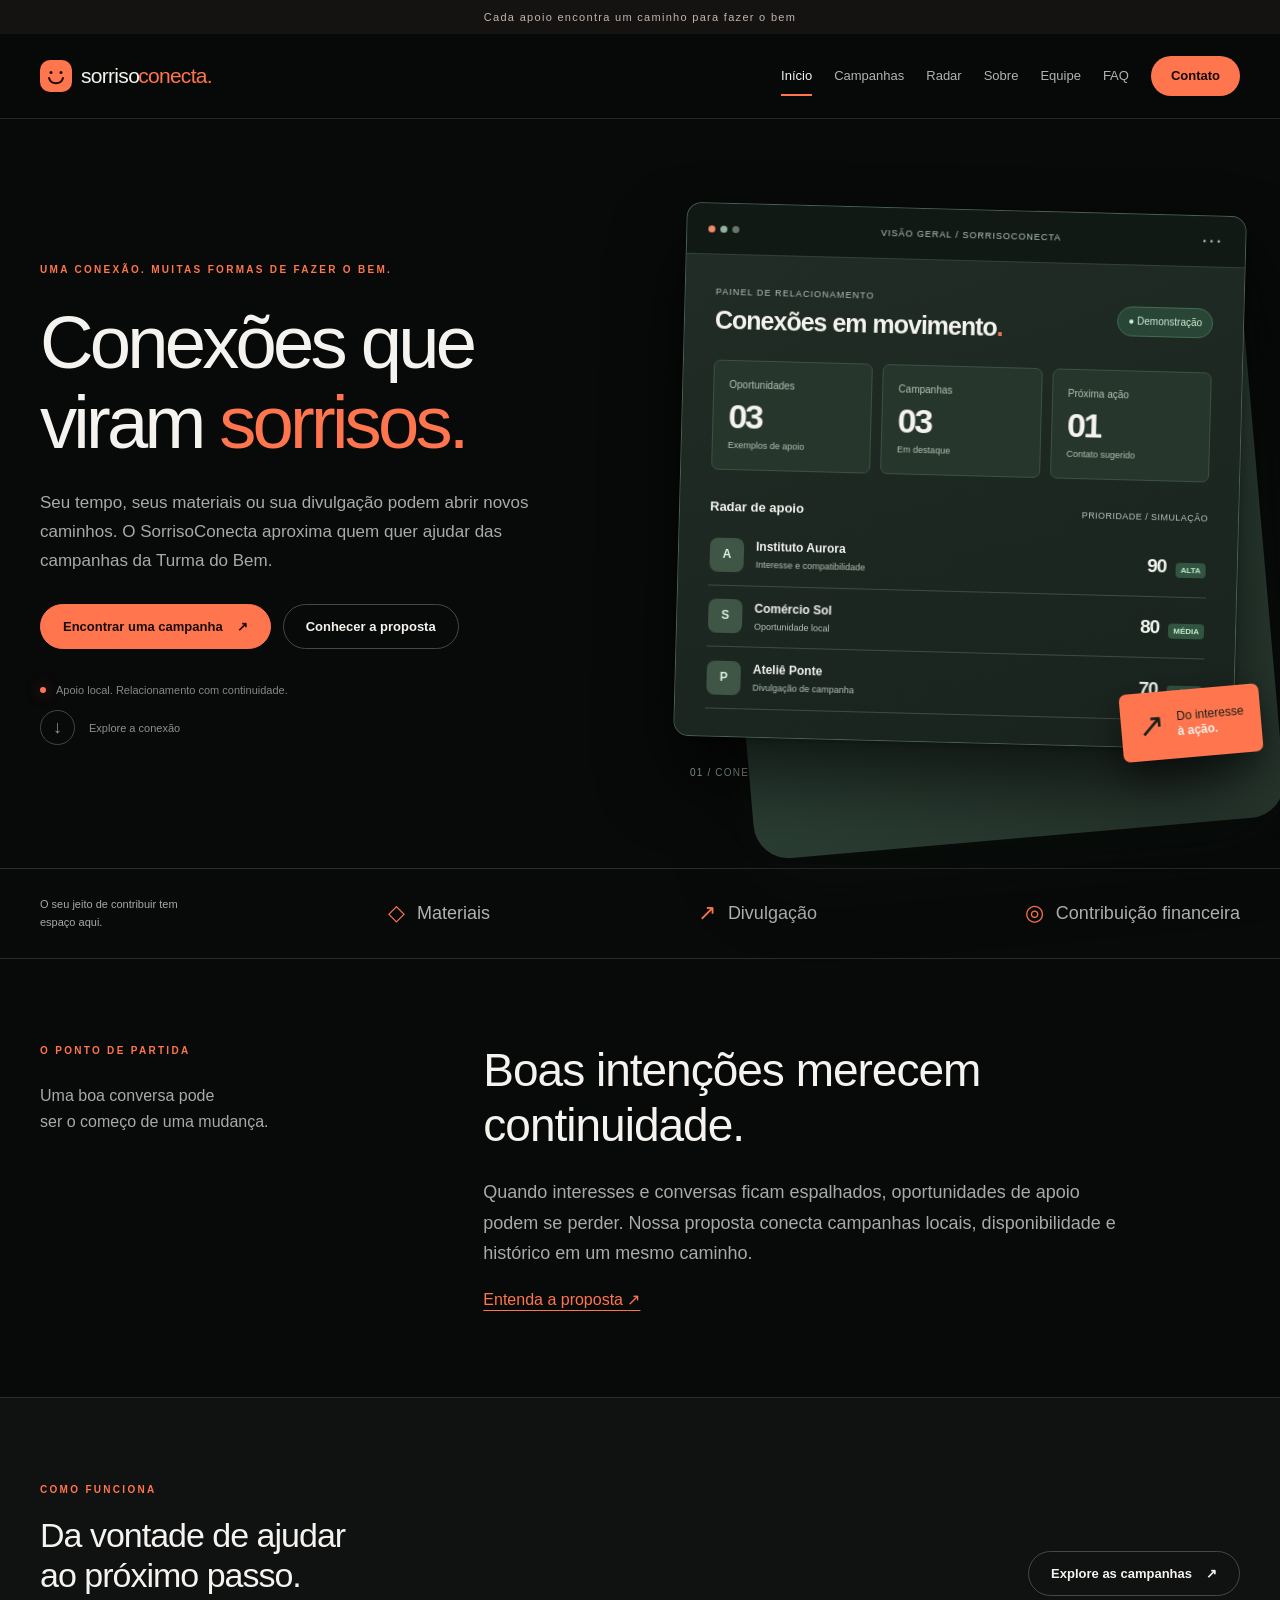
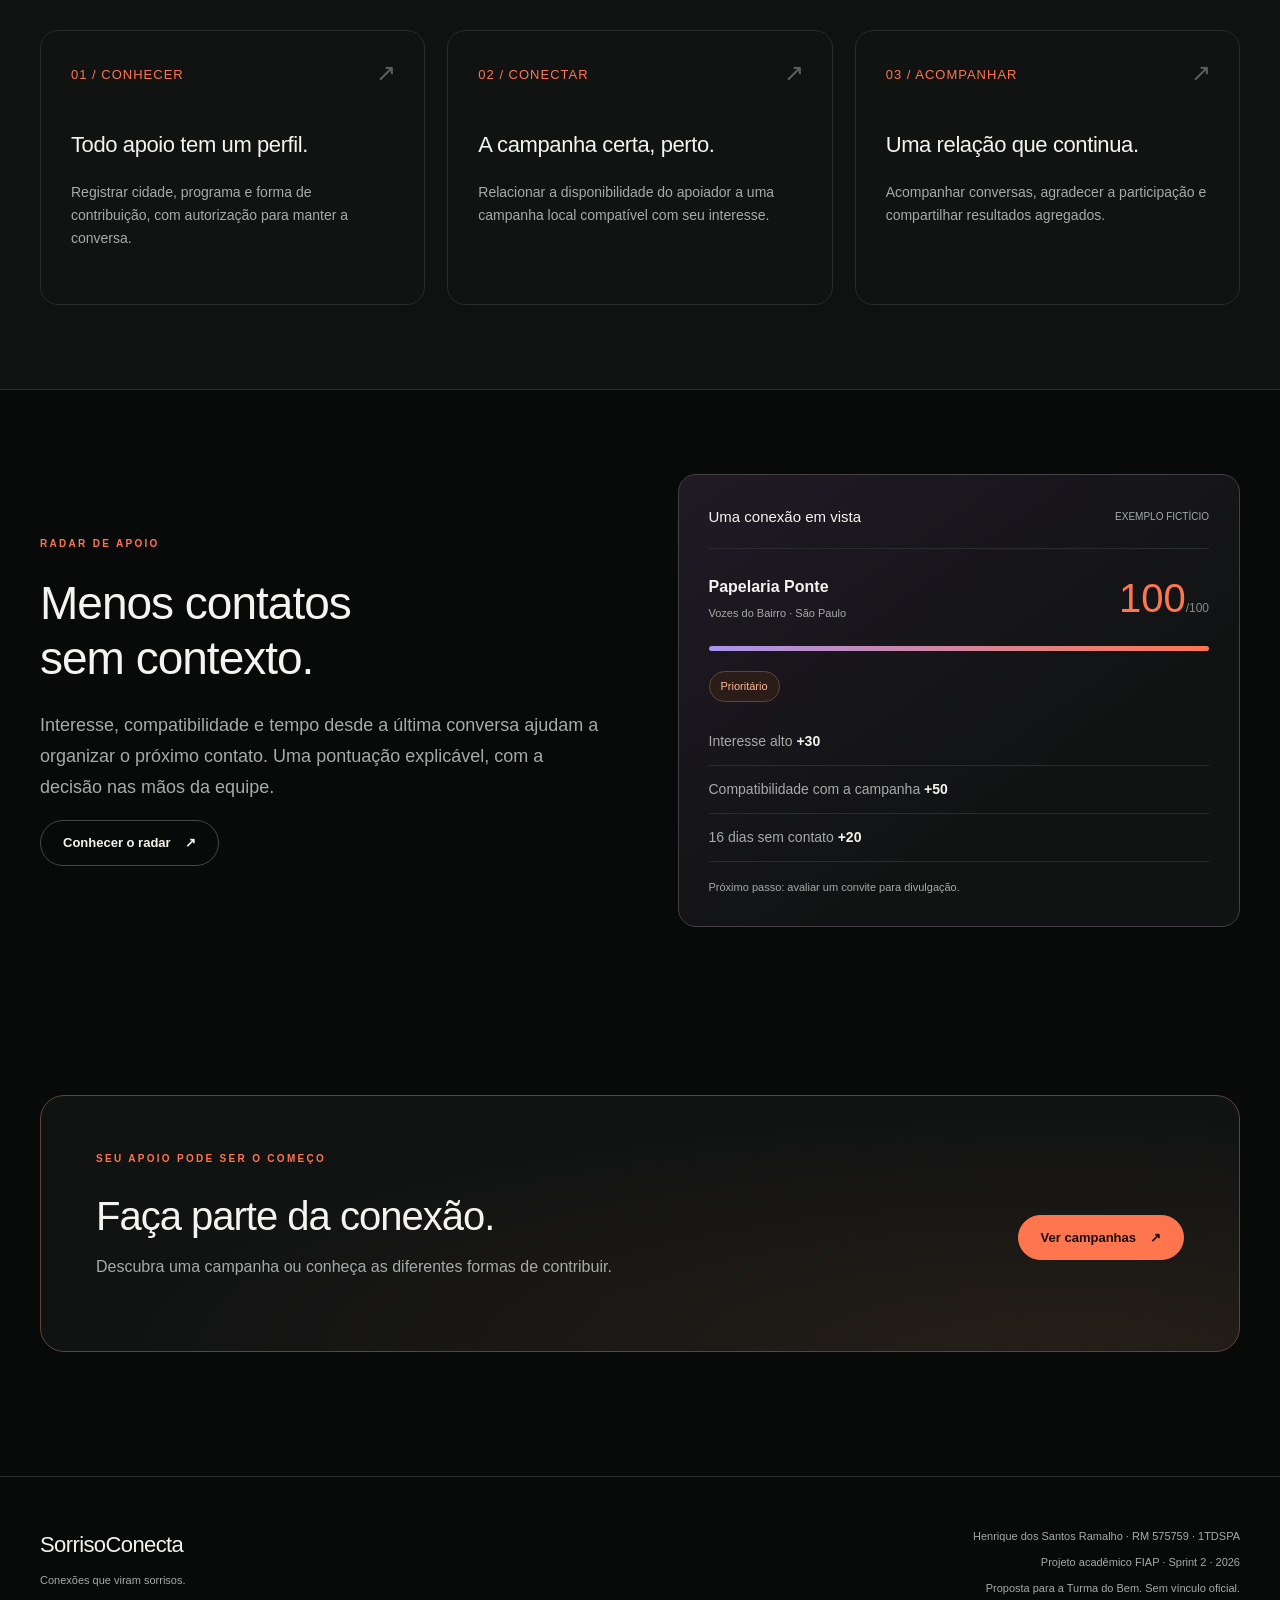
<file: index.html>
<!DOCTYPE html>

<html lang="pt-BR">
<head>
<meta charset="utf-8"/>
<meta content="width=device-width, initial-scale=1.0" name="viewport"/>
<meta content="SorrisoConecta: protótipo acadêmico de captação e relacionamento para a Turma do Bem." name="description"/>
<title>Início | SorrisoConecta</title>
<link href="imagens/simbolo.svg" rel="icon" type="image/svg+xml"/>
<link href="css/style.css" rel="stylesheet"/>
<script defer="" src="js/site.js"></script>
</head>
<body>
<a class="pular" href="#conteudo">Pular para o conteúdo</a>
<!-- O cabeçalho mantém a mesma navegação em todas as páginas. -->
<div class="anuncio">Cada apoio encontra um caminho para fazer o bem</div>
<header>
<div class="container cabecalho">
<a class="marca" href="index.html"><img alt="" src="imagens/simbolo.svg"/>sorriso<span class="marca-destaque">conecta.</span></a>
<button aria-controls="menu-principal" aria-expanded="false" class="menu-botao" type="button">Menu <span aria-hidden="true">☰</span></button>
<nav aria-label="Menu principal" id="menu-principal">
<a aria-current="page" href="index.html">Início</a>
<a href="campanhas.html">Campanhas</a>
<a href="radar.html">Radar</a>
<a href="sobre.html">Sobre</a>
<a href="integrantes.html">Equipe</a>
<a href="faq.html">FAQ</a>
<a class="nav-contato" href="contato.html">Contato</a>
</nav>
</div>
</header>
<main id="conteudo">
<section class="container hero">
<div>
<p class="eyebrow">Uma conexão. Muitas formas de fazer o bem.</p>
<h1>Conexões que<br/>viram <span>sorrisos.</span>
</h1>
<p class="lead">Seu tempo, seus materiais ou sua divulgação podem abrir novos caminhos. O SorrisoConecta aproxima quem quer ajudar das campanhas da Turma do Bem.</p>
<div class="acoes">
<a class="botao" href="campanhas.html">Encontrar uma campanha <span aria-hidden="true">↗</span></a>
<a class="botao botao-claro" href="sobre.html">Conhecer a proposta</a>
</div>
<p class="hero-nota"><span aria-hidden="true" class="ponto"></span>Apoio local. Relacionamento com continuidade.</p>
<a class="rolar" href="#proposta"><span aria-hidden="true">↓</span>Explore a conexão</a>
</div>
<div aria-label="Visualização conceitual do Radar de Apoio com três oportunidades de apoio fictícias" class="hero-showcase">
<div class="showcase-window">
<div class="window-top"><span class="window-mark"><span></span><span></span><span></span></span><span>VISÃO GERAL / SORRISOCONECTA</span><span class="window-dots">•••</span></div>
<div class="window-body">
<div class="window-heading"><div><small>PAINEL DE RELACIONAMENTO</small><strong>Conexões em movimento<span class="mini-dot">.</span></strong></div><span class="status">● Demonstração</span></div>
<div class="window-stats"><div><small>Oportunidades</small><strong>03</strong><span>Exemplos de apoio</span></div><div><small>Campanhas</small><strong>03</strong><span>Em destaque</span></div><div><small>Próxima ação</small><strong>01</strong><span>Contato sugerido</span></div></div>
<div class="window-list-title"><strong>Radar de apoio</strong><span>PRIORIDADE / SIMULAÇÃO</span></div>
<div class="window-entry"><span class="entry-avatar">A</span><div><strong>Instituto Aurora</strong><small>Interesse e compatibilidade</small></div><span class="entry-score">90 <em>ALTA</em></span></div>
<div class="window-entry"><span class="entry-avatar">S</span><div><strong>Comércio Sol</strong><small>Oportunidade local</small></div><span class="entry-score">80 <em>MÉDIA</em></span></div>
<div class="window-entry"><span class="entry-avatar">P</span><div><strong>Ateliê Ponte</strong><small>Divulgação de campanha</small></div><span class="entry-score">70 <em>MÉDIA</em></span></div>
</div>
</div>
<div class="floating-label"><span class="floating-icon">↗</span><span>Do interesse<br/><strong>à ação.</strong></span></div>
<div class="showcase-caption">01 / CONECTAR PESSOAS E PROPÓSITOS <span>↗</span></div>
</div>
</section>
<section aria-label="Formas de apoio" class="faixa-apoios">
<div class="container formas">
<p>O seu jeito de contribuir tem espaço aqui.</p>
<div class="forma">
<span aria-hidden="true">◇</span>Materiais</div>
<div class="forma">
<span aria-hidden="true">↗</span>Divulgação</div>
<div class="forma">
<span aria-hidden="true">◎</span>Contribuição financeira</div>
</div>
</section>
<section class="container editorial" id="proposta">
<div>
<p class="eyebrow">O ponto de partida</p>
<p>Uma boa conversa pode<br/>ser o começo de uma mudança.</p>
</div>
<div>
<h2>Boas intenções merecem continuidade.</h2>
<p class="lead">Quando interesses e conversas ficam espalhados, oportunidades de apoio podem se perder. Nossa proposta conecta campanhas locais, disponibilidade e histórico em um mesmo caminho.</p>
<a href="sobre.html">Entenda a proposta <span aria-hidden="true">↗</span></a>
</div>
</section>
<section class="faixa">
<div class="container">
<div class="secao-cabecalho">
<div>
<p class="eyebrow">Como funciona</p>
<h2>Da vontade de ajudar<br/>ao próximo passo.</h2>
</div>
<a class="botao botao-claro" href="campanhas.html">Explore as campanhas <span aria-hidden="true">↗</span></a>
</div>
<div class="grid-tres">
<article class="card passo"><span class="numero">01 / CONHECER</span><h3>Todo apoio tem um perfil.</h3>
<p>Registrar cidade, programa e forma de contribuição, com autorização para manter a conversa.</p></article>
<article class="card passo"><span class="numero">02 / CONECTAR</span><h3>A campanha certa, perto.</h3>
<p>Relacionar a disponibilidade do apoiador a uma campanha local compatível com seu interesse.</p></article>
<article class="card passo"><span class="numero">03 / ACOMPANHAR</span><h3>Uma relação que continua.</h3>
<p>Acompanhar conversas, agradecer a participação e compartilhar resultados agregados.</p></article>
</div>
</div>
</section>
<section class="container radar-preview">
<div>
<p class="eyebrow">Radar de Apoio</p>
<h2>Menos contatos<br/>sem contexto.</h2>
<p class="lead">Interesse, compatibilidade e tempo desde a última conversa ajudam a organizar o próximo contato. Uma pontuação explicável, com a decisão nas mãos da equipe.</p>
<a class="botao botao-claro" href="radar.html">Conhecer o radar <span aria-hidden="true">↗</span></a>
</div>
<div class="amostra-radar">
<div class="amostra-topo">
<strong>Uma conexão em vista</strong><small>EXEMPLO FICTÍCIO</small>
</div>
<div class="amostra-linha">
<div>
<strong>Papelaria Ponte</strong><p>Vozes do Bairro · São Paulo</p>
</div>
<div class="amostra-score">100<small>/100</small>
</div>
</div>
<div aria-hidden="true" class="barra-score"></div>
<span class="etiqueta">Prioritário</span>
<ul class="lista-limpa">
<li>Interesse alto <strong>+30</strong>
</li>
<li>Compatibilidade com a campanha <strong>+50</strong>
</li>
<li>16 dias sem contato <strong>+20</strong>
</li>
</ul>
<p>Próximo passo: avaliar um convite para divulgação.</p>
</div>
</section>
<section class="container">
<div class="chamada">
<div>
<p class="eyebrow">Seu apoio pode ser o começo</p>
<h2>Faça parte da conexão.</h2>
<p>Descubra uma campanha ou conheça as diferentes formas de contribuir.</p>
</div>
<div class="acoes"><a class="botao" href="campanhas.html">Ver campanhas <span aria-hidden="true">↗</span></a></div>
</div>
</section>
</main>
<footer>
<div class="container rodape">
<div>
<p><strong>SorrisoConecta</strong></p>
<p>Conexões que viram sorrisos.</p>
</div>
<div>
<p>Henrique dos Santos Ramalho · RM 575759 · 1TDSPA</p>
<p>Projeto acadêmico FIAP · Sprint 2 · 2026</p>
<p>Proposta para a Turma do Bem. Sem vínculo oficial.</p>
</div>
</div>
</footer>
</body>
</html>
</file>
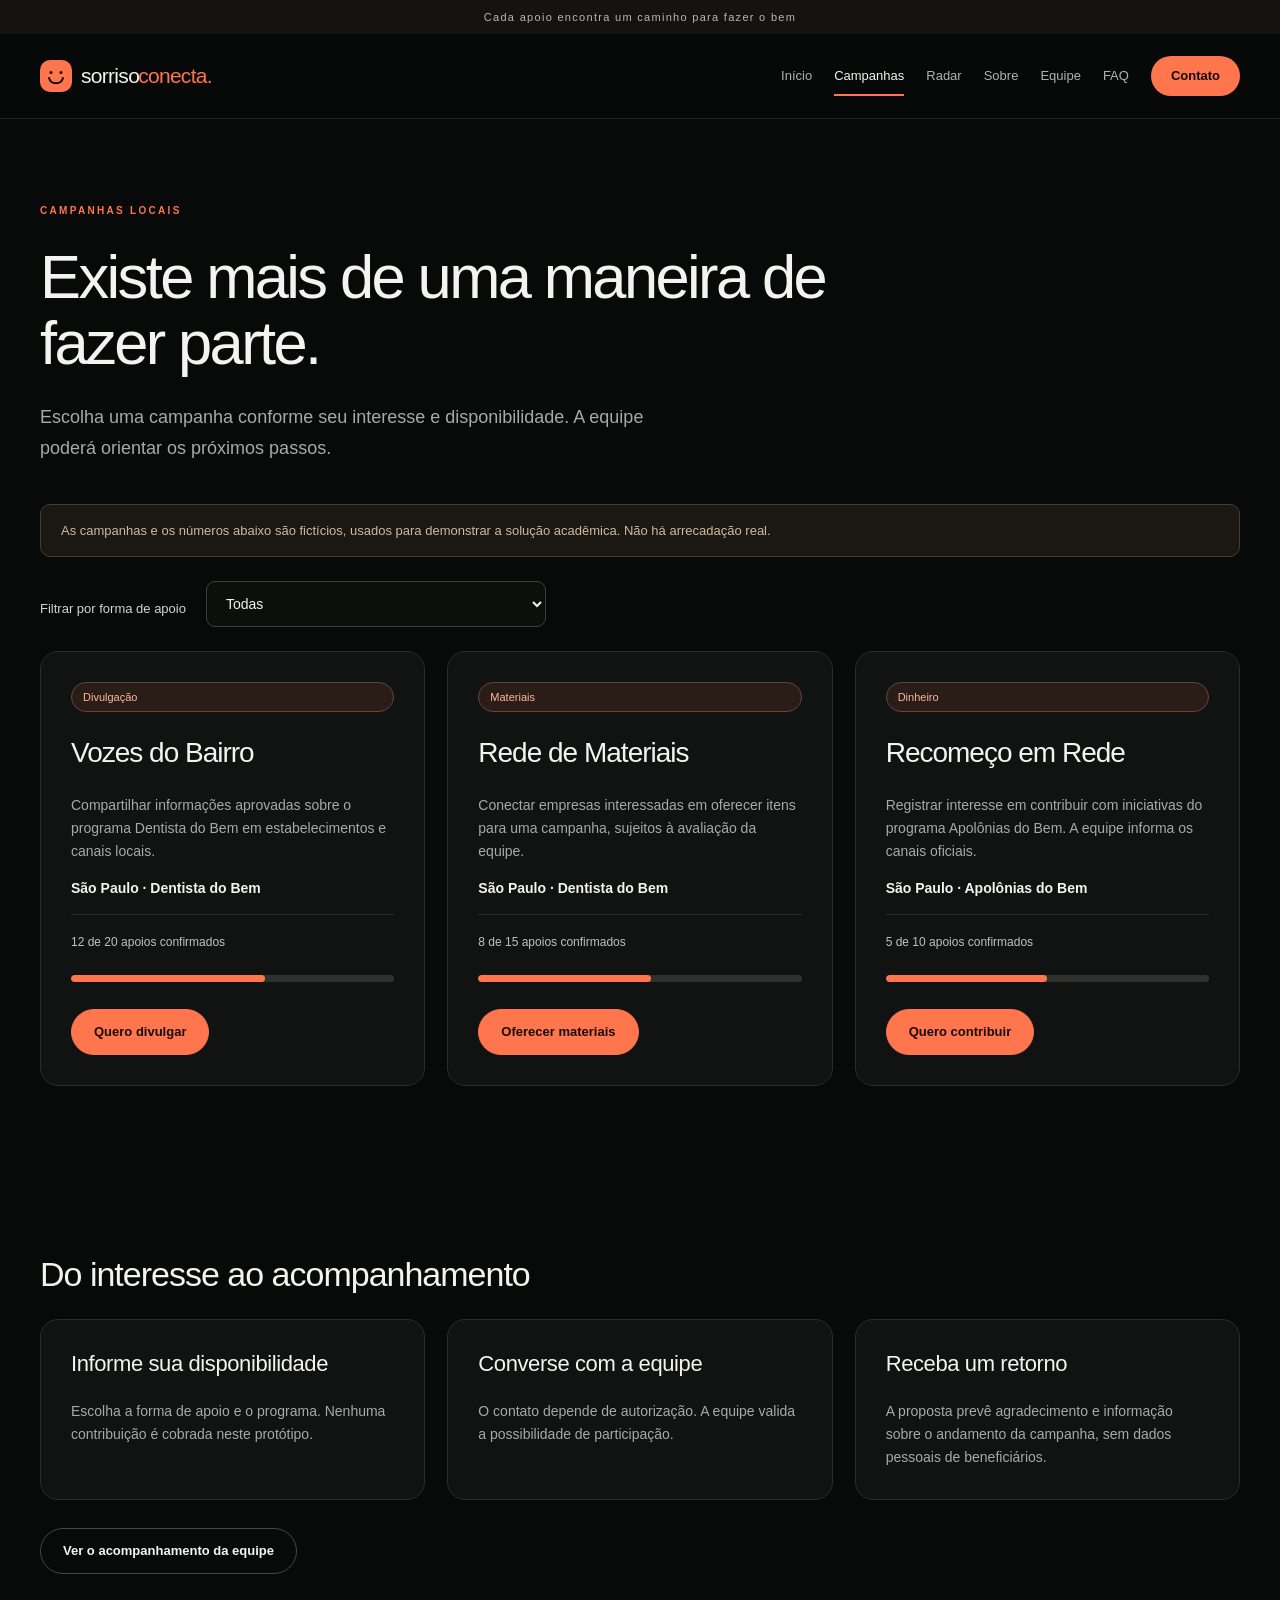
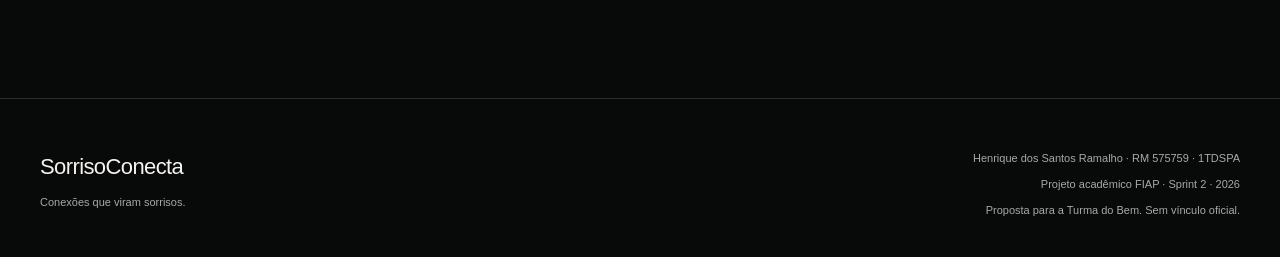
<file: campanhas.html>
<!DOCTYPE html>

<html lang="pt-BR">
<head>
<meta charset="utf-8"/>
<meta content="width=device-width, initial-scale=1.0" name="viewport"/>
<meta content="Três campanhas fictícias do SorrisoConecta, com apoio em dinheiro, materiais e divulgação para a Turma do Bem." name="description"/>
<title>Campanhas | SorrisoConecta</title>
<link href="imagens/simbolo.svg" rel="icon" type="image/svg+xml"/>
<link href="css/style.css" rel="stylesheet"/>
<script defer="" src="js/site.js"></script>
</head>
<body>
<a class="pular" href="#conteudo">Pular para o conteúdo</a>
<!-- O cabeçalho mantém a mesma navegação em todas as páginas. -->
<div class="anuncio">Cada apoio encontra um caminho para fazer o bem</div>
<header>
<div class="container cabecalho">
<a class="marca" href="index.html"><img alt="" src="imagens/simbolo.svg"/>sorriso<span class="marca-destaque">conecta.</span></a>
<button aria-controls="menu-principal" aria-expanded="false" class="menu-botao" type="button">Menu <span aria-hidden="true">☰</span></button>
<nav aria-label="Menu principal" id="menu-principal">
<a href="index.html">Início</a>
<a aria-current="page" href="campanhas.html">Campanhas</a>
<a href="radar.html">Radar</a>
<a href="sobre.html">Sobre</a>
<a href="integrantes.html">Equipe</a>
<a href="faq.html">FAQ</a>
<a class="nav-contato" href="contato.html">Contato</a>
</nav>
</div>
</header>
<main id="conteudo">
<section class="container">
<div class="secao-titulo">
<p class="eyebrow">Campanhas locais</p>
<h1>Existe mais de uma maneira de fazer parte.</h1>
<p class="lead">Escolha uma campanha conforme seu interesse e disponibilidade. A equipe poderá orientar os próximos passos.</p>
</div>
<p class="aviso">As campanhas e os números abaixo são fictícios, usados para demonstrar a solução acadêmica. Não há arrecadação real.</p>
<div class="filtros"><label for="filtro-campanha">Filtrar por forma de apoio</label><select id="filtro-campanha"><option value="Todas">Todas</option><option>Divulgação</option><option>Materiais</option><option>Dinheiro</option></select></div>
<div class="grid-tres" id="lista-campanhas">
<article class="card campanha"><span class="etiqueta">Divulgação</span><h2>Vozes do Bairro</h2>
<p>Compartilhar informações aprovadas sobre o programa Dentista do Bem em estabelecimentos e canais locais.</p>
<p><strong>São Paulo · Dentista do Bem</strong></p>
<div class="metas">
<label for="meta-vozes">12 de 20 apoios confirmados</label><progress id="meta-vozes" max="20" value="12">60%</progress>
</div>
<div class="acoes"><a class="botao" href="contato.html?apoio=Divulga%C3%A7%C3%A3o&amp;programa=Dentista%20do%20Bem">Quero divulgar</a></div></article>
<article class="card campanha"><span class="etiqueta">Materiais</span><h2>Rede de Materiais</h2>
<p>Conectar empresas interessadas em oferecer itens para uma campanha, sujeitos à avaliação da equipe.</p>
<p><strong>São Paulo · Dentista do Bem</strong></p>
<div class="metas">
<label for="meta-materiais">8 de 15 apoios confirmados</label><progress id="meta-materiais" max="15" value="8">53%</progress>
</div>
<div class="acoes"><a class="botao" href="contato.html?apoio=Materiais&amp;programa=Dentista%20do%20Bem">Oferecer materiais</a></div></article>
<article class="card campanha"><span class="etiqueta">Dinheiro</span><h2>Recomeço em Rede</h2>
<p>Registrar interesse em contribuir com iniciativas do programa Apolônias do Bem. A equipe informa os canais oficiais.</p>
<p><strong>São Paulo · Apolônias do Bem</strong></p>
<div class="metas">
<label for="meta-recomeco">5 de 10 apoios confirmados</label><progress id="meta-recomeco" max="10" value="5">50%</progress>
</div>
<div class="acoes"><a class="botao" href="contato.html?apoio=Dinheiro&amp;programa=Apol%C3%B4nias%20do%20Bem">Quero contribuir</a></div></article>
</div>
</section>
<section class="container"><h2>Do interesse ao acompanhamento</h2>
<div class="grid-tres">
<article class="card"><h3>Informe sua disponibilidade</h3>
<p>Escolha a forma de apoio e o programa. Nenhuma contribuição é cobrada neste protótipo.</p></article><article class="card"><h3>Converse com a equipe</h3>
<p>O contato depende de autorização. A equipe valida a possibilidade de participação.</p></article><article class="card"><h3>Receba um retorno</h3>
<p>A proposta prevê agradecimento e informação sobre o andamento da campanha, sem dados pessoais de beneficiários.</p></article>
</div>
<div class="acoes"><a class="botao botao-claro" href="radar.html">Ver o acompanhamento da equipe</a></div></section>
</main>
<footer>
<div class="container rodape">
<div>
<p><strong>SorrisoConecta</strong></p>
<p>Conexões que viram sorrisos.</p>
</div>
<div>
<p>Henrique dos Santos Ramalho · RM 575759 · 1TDSPA</p>
<p>Projeto acadêmico FIAP · Sprint 2 · 2026</p>
<p>Proposta para a Turma do Bem. Sem vínculo oficial.</p>
</div>
</div>
</footer>
</body>
</html>
</file>
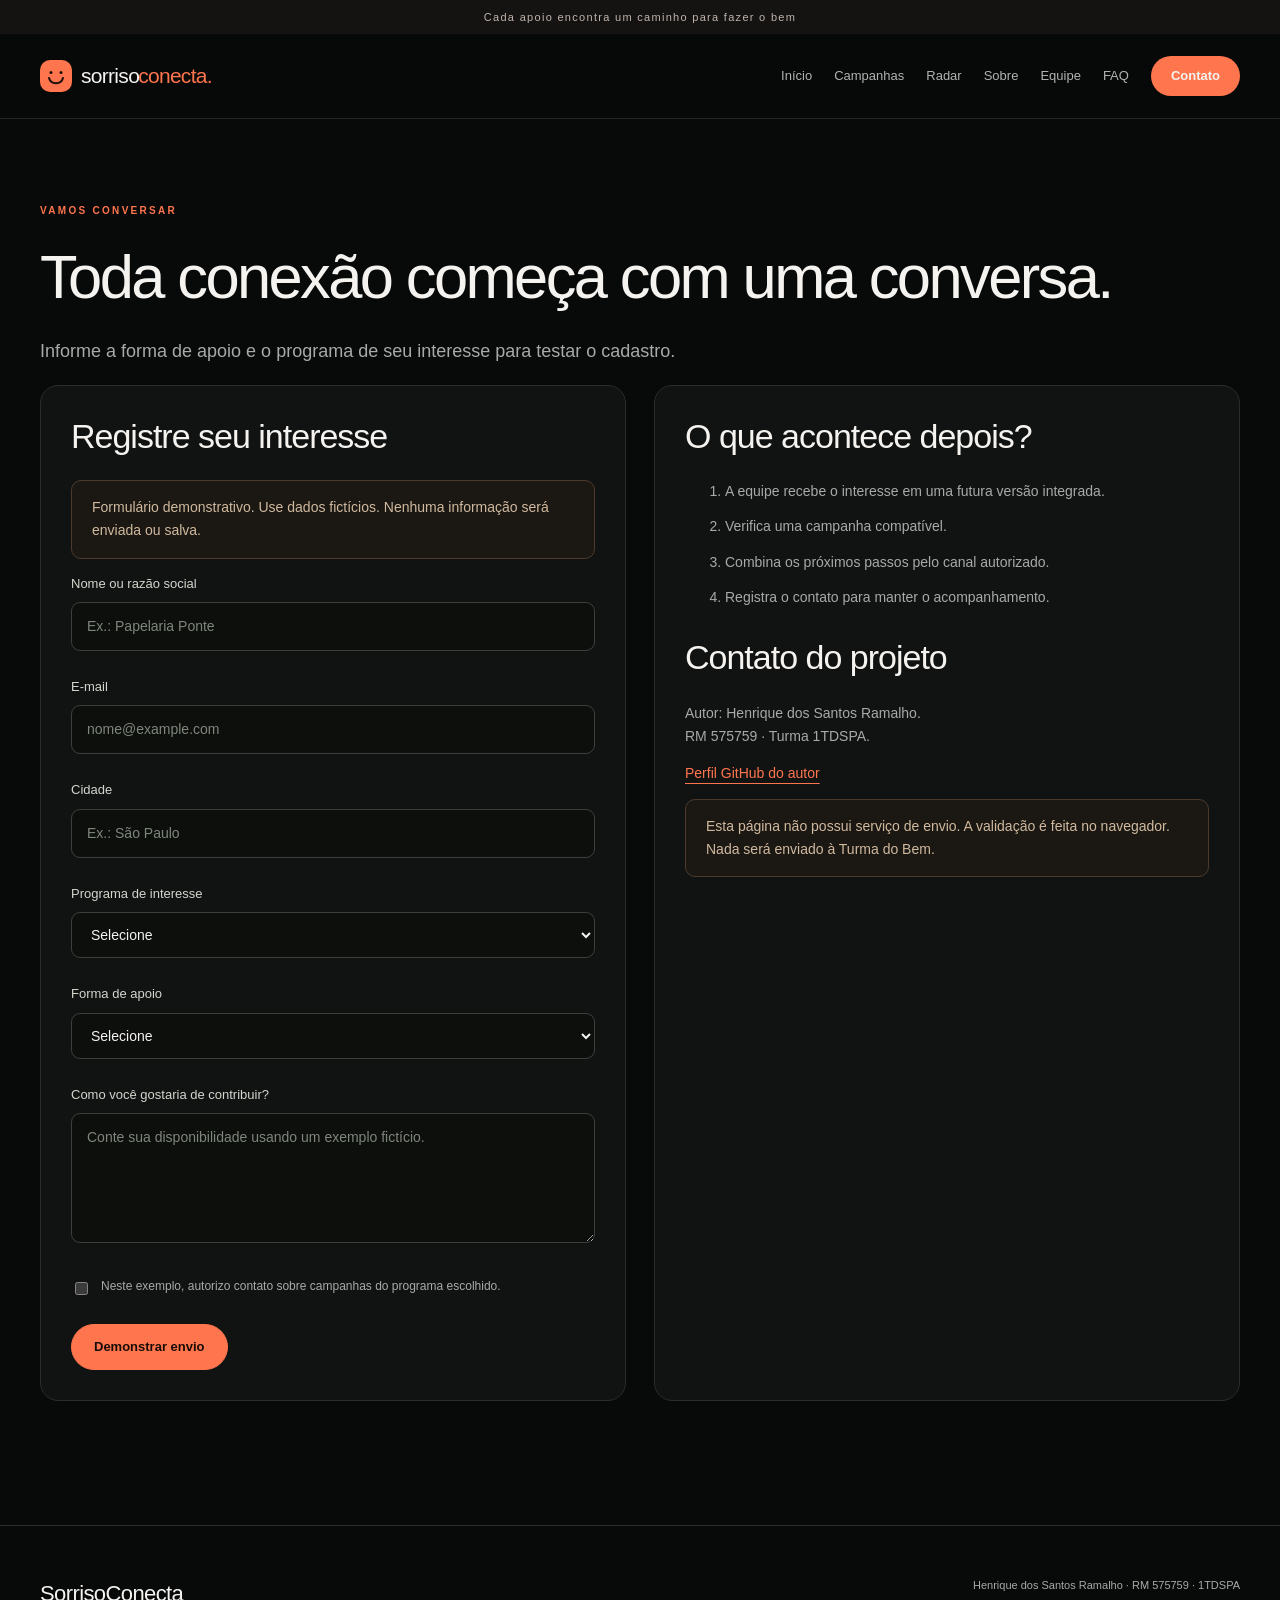
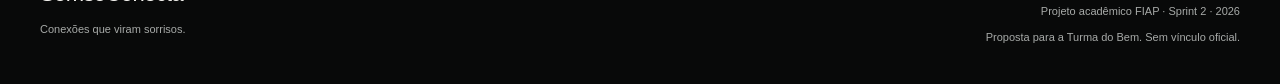
<file: contato.html>
<!DOCTYPE html>

<html lang="pt-BR">
<head>
<meta charset="utf-8"/>
<meta content="width=device-width, initial-scale=1.0" name="viewport"/>
<meta content="Formulário demonstrativo do SorrisoConecta para registrar interesse em apoiar uma campanha. Nenhum dado é enviado." name="description"/>
<title>Contato | SorrisoConecta</title>
<link href="imagens/simbolo.svg" rel="icon" type="image/svg+xml"/>
<link href="css/style.css" rel="stylesheet"/>
<script defer="" src="js/site.js"></script>
</head>
<body>
<a class="pular" href="#conteudo">Pular para o conteúdo</a>
<!-- O cabeçalho mantém a mesma navegação em todas as páginas. -->
<div class="anuncio">Cada apoio encontra um caminho para fazer o bem</div>
<header>
<div class="container cabecalho">
<a class="marca" href="index.html"><img alt="" src="imagens/simbolo.svg"/>sorriso<span class="marca-destaque">conecta.</span></a>
<button aria-controls="menu-principal" aria-expanded="false" class="menu-botao" type="button">Menu <span aria-hidden="true">☰</span></button>
<nav aria-label="Menu principal" id="menu-principal">
<a href="index.html">Início</a>
<a href="campanhas.html">Campanhas</a>
<a href="radar.html">Radar</a>
<a href="sobre.html">Sobre</a>
<a href="integrantes.html">Equipe</a>
<a href="faq.html">FAQ</a>
<a aria-current="page" class="nav-contato" href="contato.html">Contato</a>
</nav>
</div>
</header>
<main id="conteudo">
<section class="container"><p class="eyebrow">Vamos conversar</p>
<h1>Toda conexão começa com uma conversa.</h1>
<p class="lead">Informe a forma de apoio e o programa de seu interesse para testar o cadastro.</p>
<div class="grid-dois">
<article class="card"><h2>Registre seu interesse</h2>
<p class="aviso" id="form-aviso">Formulário demonstrativo. Use dados fictícios. Nenhuma informação será enviada ou salva.</p>
<form aria-describedby="form-aviso" id="form-contato" novalidate="">
<div>
<label for="nome">Nome ou razão social</label><input id="nome" maxlength="100" name="nome" placeholder="Ex.: Papelaria Ponte" type="text"/>
</div>
<div>
<label for="email">E-mail</label><input autocomplete="email" id="email" maxlength="100" name="email" placeholder="nome@example.com" type="email"/>
</div>
<div>
<label for="cidade">Cidade</label><input autocomplete="address-level2" id="cidade" maxlength="80" name="cidade" placeholder="Ex.: São Paulo" type="text"/>
</div>
<div>
<label for="programa">Programa de interesse</label><select id="programa" name="programa"><option value="">Selecione</option>
<option>Dentista do Bem</option>
<option>Apolônias do Bem</option></select>
</div>
<div>
<label for="apoio">Forma de apoio</label><select id="apoio" name="apoio"><option value="">Selecione</option>
<option>Dinheiro</option>
<option>Materiais</option>
<option>Divulgação</option></select>
</div>
<div>
<label for="mensagem">Como você gostaria de contribuir?</label><textarea id="mensagem" maxlength="600" name="mensagem" placeholder="Conte sua disponibilidade usando um exemplo fictício."></textarea>
</div>
<div class="checkbox">
<input id="autorizacao" name="autorizacao" type="checkbox" value="sim"/><label for="autorizacao">Neste exemplo, autorizo contato sobre campanhas do programa escolhido.</label>
</div>
<button class="botao" type="submit">Demonstrar envio</button>
</form>
</article><aside class="card"><h2>O que acontece depois?</h2>
<ol>
<li>A equipe recebe o interesse em uma futura versão integrada.</li>
<li>Verifica uma campanha compatível.</li>
<li>Combina os próximos passos pelo canal autorizado.</li>
<li>Registra o contato para manter o acompanhamento.</li>
</ol>
<h2>Contato do projeto</h2>
<p>Autor: Henrique dos Santos Ramalho.<br/>RM 575759 · Turma 1TDSPA.</p>
<p><a href="https://github.com/henriqueramalho299" rel="noopener noreferrer" target="_blank">Perfil GitHub do autor</a></p>
<p aria-live="polite" class="aviso" id="retorno" role="status">Esta página não possui serviço de envio. A validação é feita no navegador. Nada será enviado à Turma do Bem.</p></aside>
</div>
</section>
</main>
<footer>
<div class="container rodape">
<div>
<p><strong>SorrisoConecta</strong></p>
<p>Conexões que viram sorrisos.</p>
</div>
<div>
<p>Henrique dos Santos Ramalho · RM 575759 · 1TDSPA</p>
<p>Projeto acadêmico FIAP · Sprint 2 · 2026</p>
<p>Proposta para a Turma do Bem. Sem vínculo oficial.</p>
</div>
</div>
</footer>
</body>
</html>
</file>
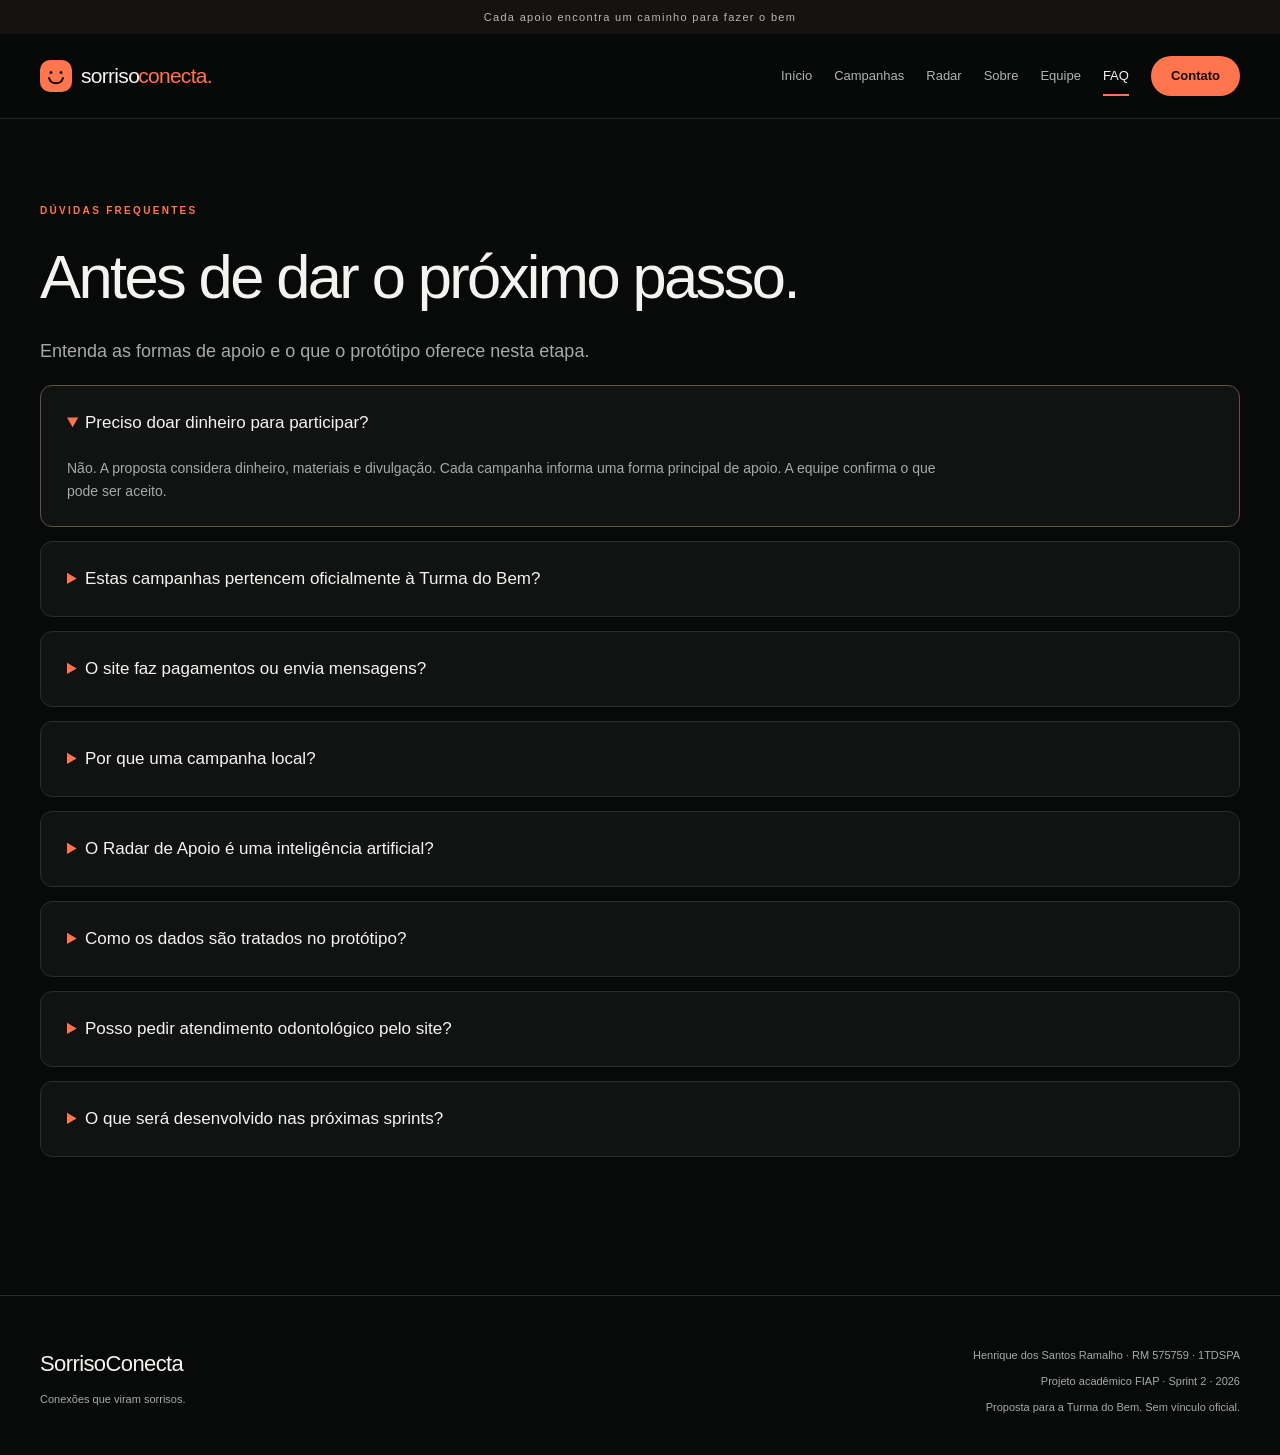
<file: faq.html>
<!DOCTYPE html>

<html lang="pt-BR">
<head>
<meta charset="utf-8"/>
<meta content="width=device-width, initial-scale=1.0" name="viewport"/>
<meta content="Perguntas frequentes sobre as formas de apoio, o Radar de Apoio e os limites do protótipo SorrisoConecta." name="description"/>
<title>Perguntas frequentes | SorrisoConecta</title>
<link href="imagens/simbolo.svg" rel="icon" type="image/svg+xml"/>
<link href="css/style.css" rel="stylesheet"/>
<script defer="" src="js/site.js"></script>
</head>
<body>
<a class="pular" href="#conteudo">Pular para o conteúdo</a>
<!-- O cabeçalho mantém a mesma navegação em todas as páginas. -->
<div class="anuncio">Cada apoio encontra um caminho para fazer o bem</div>
<header>
<div class="container cabecalho">
<a class="marca" href="index.html"><img alt="" src="imagens/simbolo.svg"/>sorriso<span class="marca-destaque">conecta.</span></a>
<button aria-controls="menu-principal" aria-expanded="false" class="menu-botao" type="button">Menu <span aria-hidden="true">☰</span></button>
<nav aria-label="Menu principal" id="menu-principal">
<a href="index.html">Início</a>
<a href="campanhas.html">Campanhas</a>
<a href="radar.html">Radar</a>
<a href="sobre.html">Sobre</a>
<a href="integrantes.html">Equipe</a>
<a aria-current="page" href="faq.html">FAQ</a>
<a class="nav-contato" href="contato.html">Contato</a>
</nav>
</div>
</header>
<main id="conteudo">
<section class="container"><p class="eyebrow">Dúvidas frequentes</p>
<h1>Antes de dar o próximo passo.</h1>
<p class="lead">Entenda as formas de apoio e o que o protótipo oferece nesta etapa.</p>
<details open=""><summary>Preciso doar dinheiro para participar?</summary><p>Não. A proposta considera dinheiro, materiais e divulgação. Cada campanha informa uma forma principal de apoio. A equipe confirma o que pode ser aceito.</p></details>
<details><summary>Estas campanhas pertencem oficialmente à Turma do Bem?</summary><p>Não. São exemplos fictícios elaborados para o Challenge da FIAP. A proposta deverá ser validada com a organização antes de qualquer uso real.</p></details>
<details><summary>O site faz pagamentos ou envia mensagens?</summary><p>Não. O formulário valida o preenchimento com JavaScript e confirma a simulação na própria tela. Não realiza pagamentos nem envia mensagens para a equipe.</p></details>
<details><summary>Por que uma campanha local?</summary><p>O recorte por cidade facilita aproximar estabelecimentos e pessoas das campanhas com as quais desejam se envolver. Na primeira versão, a compatibilidade é definida por cidade, programa e forma de apoio.</p></details>
<details><summary>O Radar de Apoio é uma inteligência artificial?</summary><p>A primeira versão usa regras de pontuação transparentes. A integração de IA é uma possibilidade futura. A equipe revisa as sugestões antes de abordar alguém.</p></details>
<details><summary>Como os dados são tratados no protótipo?</summary><p>As demonstrações usam dados fictícios. O navegador e o Python mantêm os exemplos somente durante a sessão ou execução. O projeto prevê autorização por finalidade e retirada de contato em versões futuras.</p></details>
<details><summary>Posso pedir atendimento odontológico pelo site?</summary><p>O projeto tem foco em apoiadores e captação. Dúvidas sobre atendimento devem ser encaminhadas aos canais oficiais da Turma do Bem; o protótipo não realiza triagens.</p></details>
<details><summary>O que será desenvolvido nas próximas sprints?</summary><p>O roadmap prevê mais interatividade e integração, conforme o enunciado de cada etapa. A Sprint 2 acrescenta navegação responsiva, validação de formulários e um radar que recalcula prioridades. A conexão entre os módulos permanece como evolução futura.</p></details>
</section>
</main>
<footer>
<div class="container rodape">
<div>
<p><strong>SorrisoConecta</strong></p>
<p>Conexões que viram sorrisos.</p>
</div>
<div>
<p>Henrique dos Santos Ramalho · RM 575759 · 1TDSPA</p>
<p>Projeto acadêmico FIAP · Sprint 2 · 2026</p>
<p>Proposta para a Turma do Bem. Sem vínculo oficial.</p>
</div>
</div>
</footer>
</body>
</html>
</file>
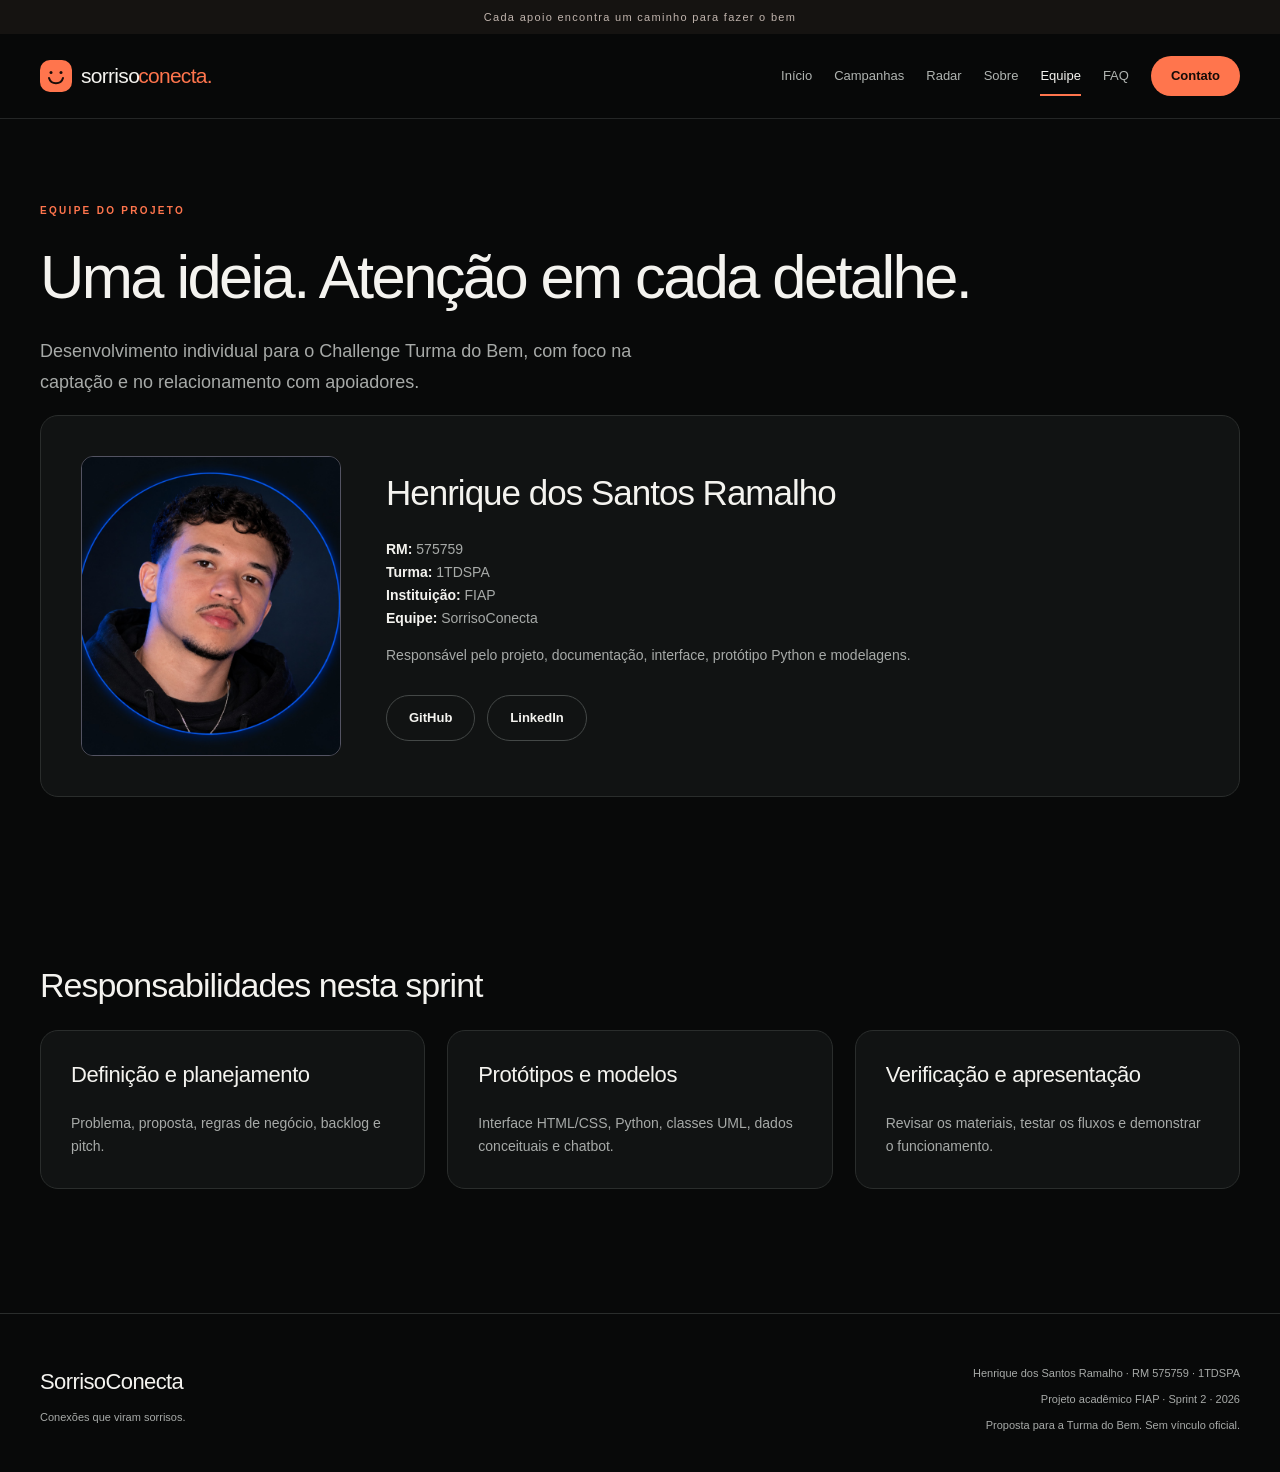
<file: integrantes.html>
<!DOCTYPE html>

<html lang="pt-BR">
<head>
<meta charset="utf-8"/>
<meta content="width=device-width, initial-scale=1.0" name="viewport"/>
<meta content="Equipe e responsabilidades do projeto SorrisoConecta, desenvolvido para o Challenge Turma do Bem da FIAP." name="description"/>
<title>Equipe | SorrisoConecta</title>
<link href="imagens/simbolo.svg" rel="icon" type="image/svg+xml"/>
<link href="css/style.css" rel="stylesheet"/>
<script defer="" src="js/site.js"></script>
</head>
<body>
<a class="pular" href="#conteudo">Pular para o conteúdo</a>
<!-- O cabeçalho mantém a mesma navegação em todas as páginas. -->
<div class="anuncio">Cada apoio encontra um caminho para fazer o bem</div>
<header>
<div class="container cabecalho">
<a class="marca" href="index.html"><img alt="" src="imagens/simbolo.svg"/>sorriso<span class="marca-destaque">conecta.</span></a>
<button aria-controls="menu-principal" aria-expanded="false" class="menu-botao" type="button">Menu <span aria-hidden="true">☰</span></button>
<nav aria-label="Menu principal" id="menu-principal">
<a href="index.html">Início</a>
<a href="campanhas.html">Campanhas</a>
<a href="radar.html">Radar</a>
<a href="sobre.html">Sobre</a>
<a aria-current="page" href="integrantes.html">Equipe</a>
<a href="faq.html">FAQ</a>
<a class="nav-contato" href="contato.html">Contato</a>
</nav>
</div>
</header>
<main id="conteudo">
<section class="container"><p class="eyebrow">Equipe do projeto</p>
<h1>Uma ideia. Atenção em cada detalhe.</h1>
<p class="lead">Desenvolvimento individual para o Challenge Turma do Bem, com foco na captação e no relacionamento com apoiadores.</p>
<article class="card perfil">
<img alt="Foto de Henrique dos Santos Ramalho." class="foto-perfil" height="300" src="imagens/henrique.jpg" width="260"/>
<div>
<h2>Henrique dos Santos Ramalho</h2>
<p><strong>RM:</strong> 575759<br/><strong>Turma:</strong> 1TDSPA<br/><strong>Instituição:</strong> FIAP<br/><strong>Equipe:</strong> SorrisoConecta</p>
<p>Responsável pelo projeto, documentação, interface, protótipo Python e modelagens.</p>
<div class="acoes">
<a class="botao botao-claro" href="https://github.com/henriqueramalho299" rel="noopener noreferrer" target="_blank">GitHub</a>
<a class="botao botao-claro" href="https://www.linkedin.com/in/henrique-ramalho-aa54752b0/" rel="noopener noreferrer" target="_blank">LinkedIn</a>
</div>
</div>
</article>
</section>
<section class="container"><h2>Responsabilidades nesta sprint</h2>
<div class="grid-tres">
<article class="card"><h3>Definição e planejamento</h3>
<p>Problema, proposta, regras de negócio, backlog e pitch.</p></article><article class="card"><h3>Protótipos e modelos</h3>
<p>Interface HTML/CSS, Python, classes UML, dados conceituais e chatbot.</p></article><article class="card"><h3>Verificação e apresentação</h3>
<p>Revisar os materiais, testar os fluxos e demonstrar o funcionamento.</p></article>
</div></section>
</main>
<footer>
<div class="container rodape">
<div>
<p><strong>SorrisoConecta</strong></p>
<p>Conexões que viram sorrisos.</p>
</div>
<div>
<p>Henrique dos Santos Ramalho · RM 575759 · 1TDSPA</p>
<p>Projeto acadêmico FIAP · Sprint 2 · 2026</p>
<p>Proposta para a Turma do Bem. Sem vínculo oficial.</p>
</div>
</div>
</footer>
</body>
</html>
</file>
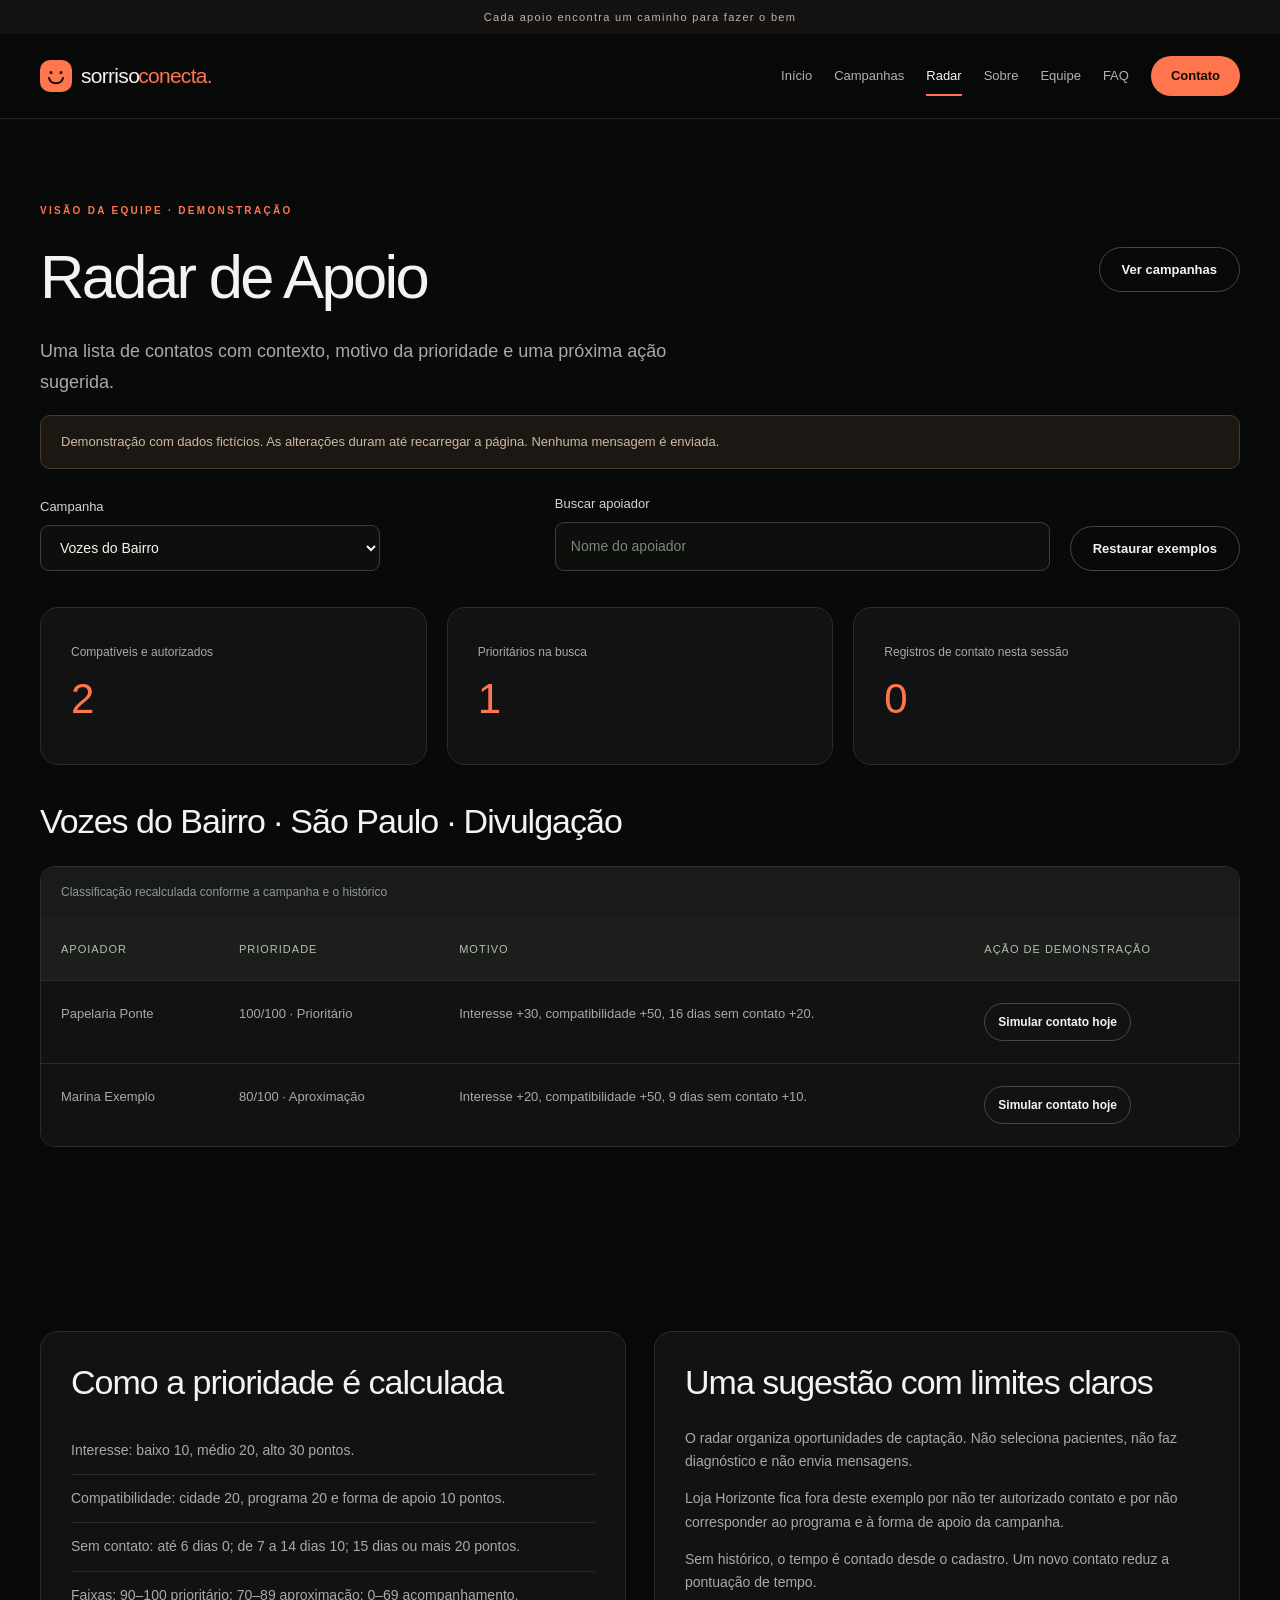
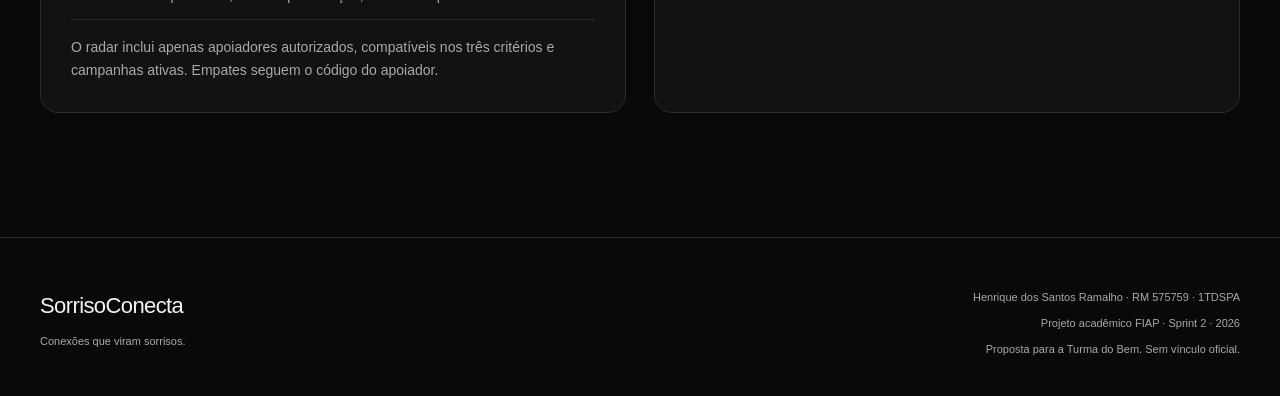
<file: radar.html>
<!DOCTYPE html>

<html lang="pt-BR">
<head>
<meta charset="utf-8"/>
<meta content="width=device-width, initial-scale=1.0" name="viewport"/>
<meta content="Radar de Apoio: classificação explicável de apoiadores por interesse, compatibilidade e tempo sem contato." name="description"/>
<title>Radar de Apoio | SorrisoConecta</title>
<link href="imagens/simbolo.svg" rel="icon" type="image/svg+xml"/>
<link href="css/style.css" rel="stylesheet"/>
<script defer="" src="js/site.js"></script>
</head>
<body>
<a class="pular" href="#conteudo">Pular para o conteúdo</a>
<!-- O cabeçalho mantém a mesma navegação em todas as páginas. -->
<div class="anuncio">Cada apoio encontra um caminho para fazer o bem</div>
<header>
<div class="container cabecalho">
<a class="marca" href="index.html"><img alt="" src="imagens/simbolo.svg"/>sorriso<span class="marca-destaque">conecta.</span></a>
<button aria-controls="menu-principal" aria-expanded="false" class="menu-botao" type="button">Menu <span aria-hidden="true">☰</span></button>
<nav aria-label="Menu principal" id="menu-principal">
<a href="index.html">Início</a>
<a href="campanhas.html">Campanhas</a>
<a aria-current="page" href="radar.html">Radar</a>
<a href="sobre.html">Sobre</a>
<a href="integrantes.html">Equipe</a>
<a href="faq.html">FAQ</a>
<a class="nav-contato" href="contato.html">Contato</a>
</nav>
</div>
</header>
<main id="conteudo">
<section class="container">
<div class="painel-topo">
<div>
<p class="eyebrow">Visão da equipe · demonstração</p>
<h1>Radar de Apoio</h1>
</div>
<a class="botao botao-claro" href="campanhas.html">Ver campanhas</a>
</div>
<p class="lead">Uma lista de contatos com contexto, motivo da prioridade e uma próxima ação sugerida.</p>
<p class="aviso">Demonstração com dados fictícios. As alterações duram até recarregar a página. Nenhuma mensagem é enviada.</p>
<div class="filtros"><div><label for="campanha-radar">Campanha</label><select id="campanha-radar"><option value="1">Vozes do Bairro</option><option value="2">Rede de Materiais</option><option value="3">Recomeço em Rede</option></select></div><div><label for="busca-radar">Buscar apoiador</label><input id="busca-radar" placeholder="Nome do apoiador" type="search"/></div><button class="botao botao-claro" id="restaurar-radar" type="button">Restaurar exemplos</button></div>
<div class="indicadores"><article class="card"><span>Compatíveis e autorizados</span><strong id="total-radar">0</strong></article><article class="card"><span>Prioritários na busca</span><strong id="prioritarios-radar">0</strong></article><article class="card"><span>Registros de contato nesta sessão</span><strong id="contatos-radar">0</strong></article></div>
<h2 id="titulo-radar">Oportunidades de apoio</h2>
<div class="tabela-area"><table class="tabela"><caption>Classificação recalculada conforme a campanha e o histórico</caption><thead><tr><th scope="col">Apoiador</th><th scope="col">Prioridade</th><th scope="col">Motivo</th><th scope="col">Ação de demonstração</th></tr></thead><tbody id="linhas-radar"></tbody></table></div>
<p aria-live="polite" id="feedback-radar" role="status"></p>
</section>
<section class="container"><div class="grid-dois">
<article class="card"><h2>Como a prioridade é calculada</h2>
<ul class="lista-limpa">
<li>Interesse: baixo 10, médio 20, alto 30 pontos.</li>
<li>Compatibilidade: cidade 20, programa 20 e forma de apoio 10 pontos.</li>
<li>Sem contato: até 6 dias 0; de 7 a 14 dias 10; 15 dias ou mais 20 pontos.</li>
<li>Faixas: 90–100 prioritário; 70–89 aproximação; 0–69 acompanhamento.</li>
</ul>
<p>O radar inclui apenas apoiadores autorizados, compatíveis nos três critérios e campanhas ativas. Empates seguem o código do apoiador.</p></article><article class="card"><h2>Uma sugestão com limites claros</h2>
<p>O radar organiza oportunidades de captação. Não seleciona pacientes, não faz diagnóstico e não envia mensagens.</p>
<p>Loja Horizonte fica fora deste exemplo por não ter autorizado contato e por não corresponder ao programa e à forma de apoio da campanha.</p>
<p>Sem histórico, o tempo é contado desde o cadastro. Um novo contato reduz a pontuação de tempo.</p></article>
</div></section>
</main>
<footer>
<div class="container rodape">
<div>
<p><strong>SorrisoConecta</strong></p>
<p>Conexões que viram sorrisos.</p>
</div>
<div>
<p>Henrique dos Santos Ramalho · RM 575759 · 1TDSPA</p>
<p>Projeto acadêmico FIAP · Sprint 2 · 2026</p>
<p>Proposta para a Turma do Bem. Sem vínculo oficial.</p>
</div>
</div>
</footer>
</body>
</html>
</file>
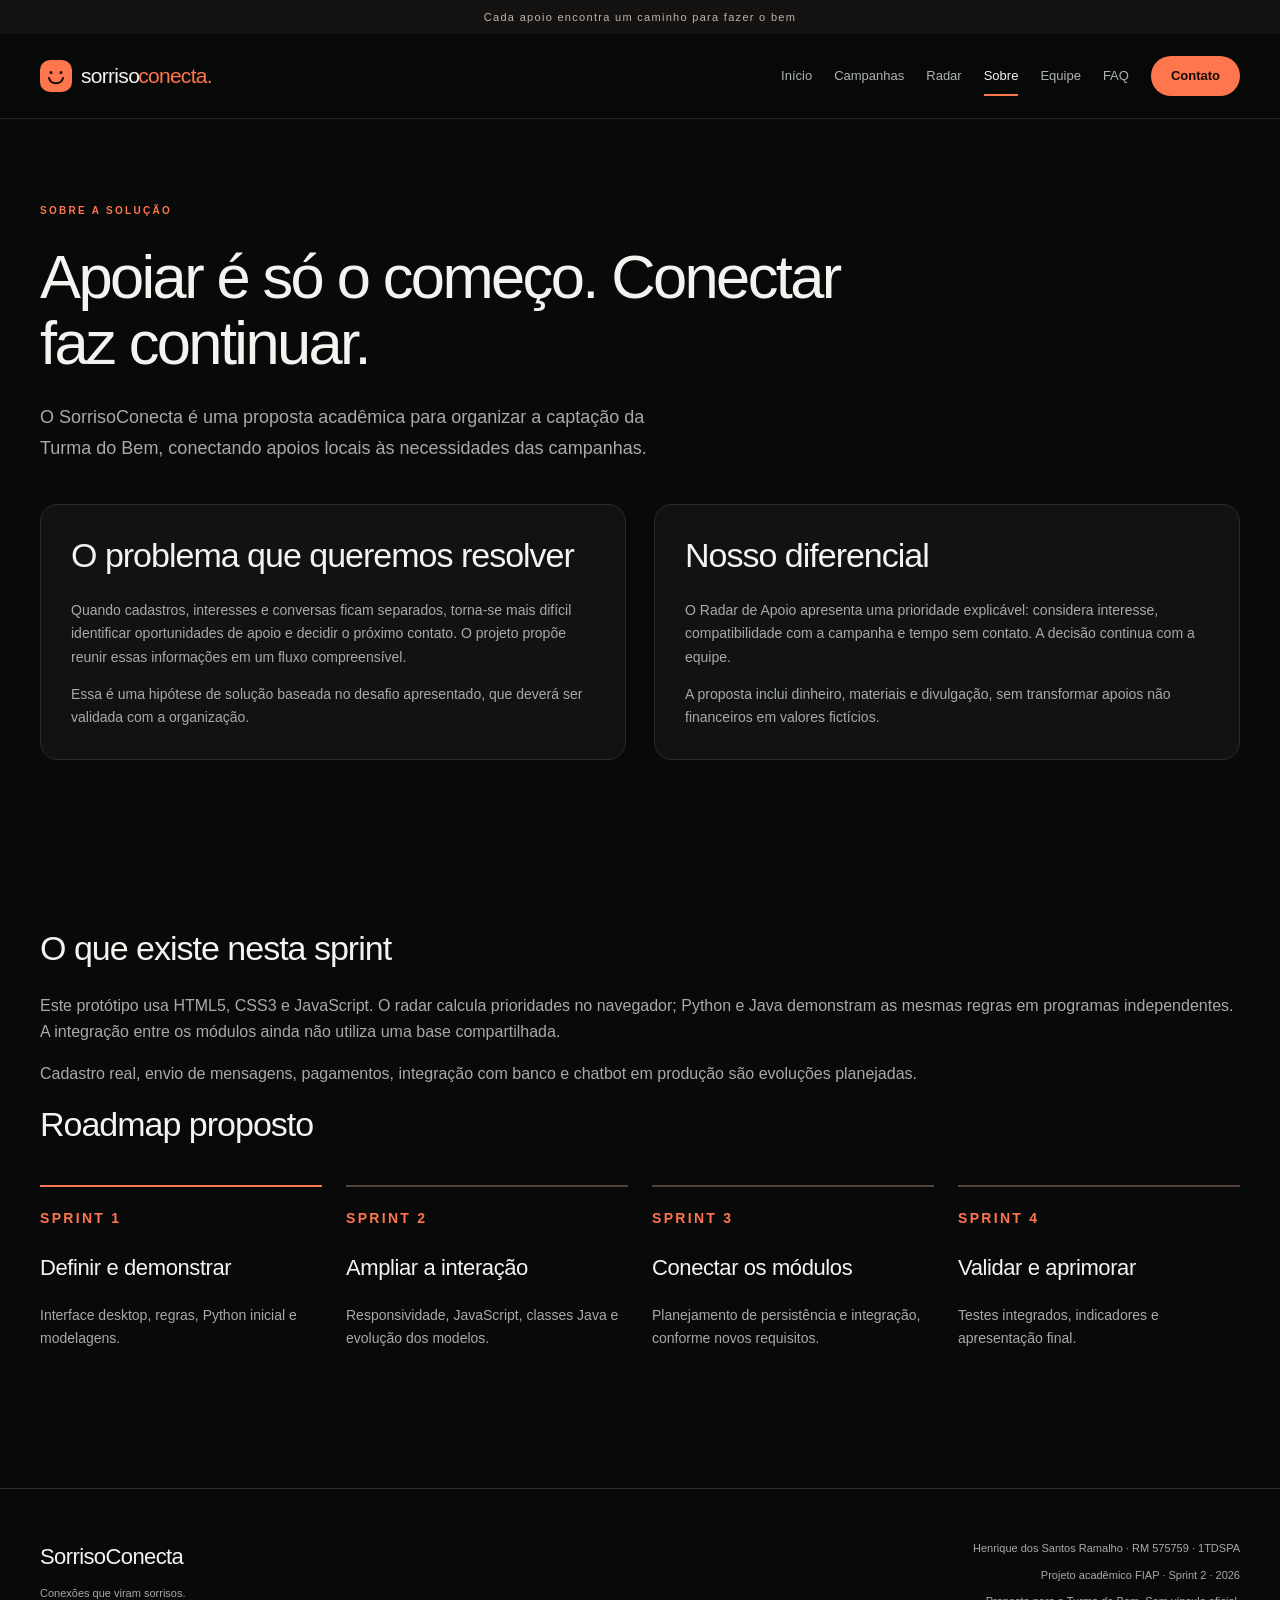
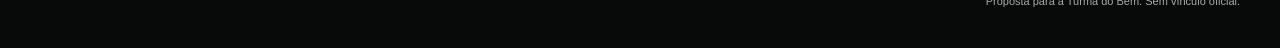
<file: sobre.html>
<!DOCTYPE html>

<html lang="pt-BR">
<head>
<meta charset="utf-8"/>
<meta content="width=device-width, initial-scale=1.0" name="viewport"/>
<meta content="Problema, proposta e roadmap do SorrisoConecta, protótipo acadêmico de captação para a Turma do Bem." name="description"/>
<title>Sobre | SorrisoConecta</title>
<link href="imagens/simbolo.svg" rel="icon" type="image/svg+xml"/>
<link href="css/style.css" rel="stylesheet"/>
<script defer="" src="js/site.js"></script>
</head>
<body>
<a class="pular" href="#conteudo">Pular para o conteúdo</a>
<!-- O cabeçalho mantém a mesma navegação em todas as páginas. -->
<div class="anuncio">Cada apoio encontra um caminho para fazer o bem</div>
<header>
<div class="container cabecalho">
<a class="marca" href="index.html"><img alt="" src="imagens/simbolo.svg"/>sorriso<span class="marca-destaque">conecta.</span></a>
<button aria-controls="menu-principal" aria-expanded="false" class="menu-botao" type="button">Menu <span aria-hidden="true">☰</span></button>
<nav aria-label="Menu principal" id="menu-principal">
<a href="index.html">Início</a>
<a href="campanhas.html">Campanhas</a>
<a href="radar.html">Radar</a>
<a aria-current="page" href="sobre.html">Sobre</a>
<a href="integrantes.html">Equipe</a>
<a href="faq.html">FAQ</a>
<a class="nav-contato" href="contato.html">Contato</a>
</nav>
</div>
</header>
<main id="conteudo">
<section class="container">
<div class="secao-titulo">
<p class="eyebrow">Sobre a solução</p>
<h1>Apoiar é só o começo. Conectar faz continuar.</h1>
<p class="lead">O SorrisoConecta é uma proposta acadêmica para organizar a captação da Turma do Bem, conectando apoios locais às necessidades das campanhas.</p>
</div>
<div class="grid-dois">
<article class="card"><h2>O problema que queremos resolver</h2>
<p>Quando cadastros, interesses e conversas ficam separados, torna-se mais difícil identificar oportunidades de apoio e decidir o próximo contato. O projeto propõe reunir essas informações em um fluxo compreensível.</p>
<p>Essa é uma hipótese de solução baseada no desafio apresentado, que deverá ser validada com a organização.</p></article>
<article class="card"><h2>Nosso diferencial</h2>
<p>O Radar de Apoio apresenta uma prioridade explicável: considera interesse, compatibilidade com a campanha e tempo sem contato. A decisão continua com a equipe.</p>
<p>A proposta inclui dinheiro, materiais e divulgação, sem transformar apoios não financeiros em valores fictícios.</p></article>
</div>
</section>
<section class="container">
<h2>O que existe nesta sprint</h2>
<p>Este protótipo usa HTML5, CSS3 e JavaScript. O radar calcula prioridades no navegador; Python e Java demonstram as mesmas regras em programas independentes. A integração entre os módulos ainda não utiliza uma base compartilhada.</p>
<p>Cadastro real, envio de mensagens, pagamentos, integração com banco e chatbot em produção são evoluções planejadas.</p>
<h2>Roadmap proposto</h2>
<div class="etapas">
<article><p class="eyebrow">Sprint 1</p>
<h3>Definir e demonstrar</h3>
<p>Interface desktop, regras, Python inicial e modelagens.</p></article>
<article><p class="eyebrow">Sprint 2</p>
<h3>Ampliar a interação</h3>
<p>Responsividade, JavaScript, classes Java e evolução dos modelos.</p></article>
<article><p class="eyebrow">Sprint 3</p>
<h3>Conectar os módulos</h3>
<p>Planejamento de persistência e integração, conforme novos requisitos.</p></article>
<article><p class="eyebrow">Sprint 4</p>
<h3>Validar e aprimorar</h3>
<p>Testes integrados, indicadores e apresentação final.</p></article>
</div>
</section>
</main>
<footer>
<div class="container rodape">
<div>
<p><strong>SorrisoConecta</strong></p>
<p>Conexões que viram sorrisos.</p>
</div>
<div>
<p>Henrique dos Santos Ramalho · RM 575759 · 1TDSPA</p>
<p>Projeto acadêmico FIAP · Sprint 2 · 2026</p>
<p>Proposta para a Turma do Bem. Sem vínculo oficial.</p>
</div>
</div>
</footer>
</body>
</html>
</file>
<file: css/style.css>
/* Identidade: fundo escuro, luz suave e acento coral. */
:root {
    --fundo: #080909;
    --painel: #111313;
    --texto: #f4f3ef;
    --secundario: #a7aaa8;
    --linha: #2a2d2c;
    --coral: #ff754d;
    --roxo: #a994ed;
}
* { box-sizing: border-box; }
html { scroll-behavior: smooth; scroll-padding-top: 100px; }
body { margin: 0; background: var(--fundo); color: var(--texto); font: 16px/1.65 Arial, sans-serif; }
a { color: var(--coral); text-underline-offset: 5px; }
img { display: block; max-width: 100%; }
h1, h2, h3, p { margin-top: 0; }
h1, h2, h3 { font-weight: 500; }
h1 { font-size: clamp(42px, 4.8vw, 68px); line-height: 1.08; letter-spacing: -2.6px; margin-bottom: 26px; }
h2 { font-size: 34px; line-height: 1.2; letter-spacing: -1px; margin-bottom: 24px; }
h3 { font-size: 22px; line-height: 1.3; letter-spacing: -.4px; }
p { color: var(--secundario); }
strong { color: var(--texto); }
.container { width: calc(100% - 80px); max-width: 1200px; margin: 0 auto; }
.anuncio { text-align: center; padding: 8px 20px; background: #151311; color: #c0b4ad; font-size: 11px; letter-spacing: 1.3px; }
header { position: sticky; top: 0; z-index: 10; background: rgba(8, 9, 9, .94); border-bottom: 1px solid #242626; backdrop-filter: blur(16px); }
.cabecalho { min-height: 84px; display: flex; align-items: center; justify-content: space-between; gap: 24px; }
.marca { display: inline-flex; align-items: center; gap: 9px; color: var(--texto); text-decoration: none; font-size: 21px; letter-spacing: -.7px; white-space: nowrap; }
.marca img { width: 32px; height: 32px; }
nav { display: flex; align-items: center; gap: 22px; }
nav a { position: relative; color: #b0b4b1; text-decoration: none; font-size: 13px; padding: 10px 0; transition: color .2s ease; }
nav a:hover, nav a[aria-current="page"] { color: var(--texto); }
nav a[aria-current="page"]::after { content: ""; position: absolute; left: 0; right: 0; bottom: 1px; height: 2px; background: var(--coral); }
nav .nav-contato { color: #160b07; background: var(--coral); border-radius: 24px; padding: 9px 20px; font-weight: bold; }
nav .nav-contato:hover { background: #ff9477; color: #160b07; }
nav .nav-contato[aria-current="page"]::after { display: none; }
a:focus-visible, button:focus-visible, input:focus-visible, select:focus-visible, textarea:focus-visible, summary:focus-visible { outline: 2px solid var(--coral); outline-offset: 5px; }
.pular { position: fixed; left: -10000px; top: 12px; z-index: 20; }
.pular:focus { left: 20px; background: var(--texto); color: #080909; padding: 12px; }
main { min-height: 65vh; }
section { padding: 84px 0; }
main > section:first-child { animation: entrada .8s ease-out both; }
.eyebrow { color: var(--coral); text-transform: uppercase; font-size: 10px; font-weight: bold; letter-spacing: 2.3px; margin-bottom: 24px; }
.lead { font-size: 18px; line-height: 1.7; max-width: 660px; }
.secao-titulo { max-width: 850px; margin-bottom: 40px; }
.secao-titulo h1 { max-width: 850px; }
.acoes { display: flex; gap: 12px; flex-wrap: wrap; margin-top: 28px; }
.botao { display: inline-flex; align-items: center; justify-content: center; gap: 14px; border: 1px solid var(--coral); border-radius: 28px; background: var(--coral); color: #190c07; padding: 12px 22px; font: bold 13px/1.5 Arial, sans-serif; text-decoration: none; cursor: pointer; transition: transform .25s ease, background .25s ease, border-color .25s ease; }
.botao:hover { transform: translateY(-3px); background: #ff9477; border-color: #ff9477; }
.botao-claro { background: transparent; color: var(--texto); border-color: #444847; }
.botao-claro:hover { background: #232625; border-color: #747a76; }
/* A abertura representa a conexão entre formas de apoio. */
.hero { position: relative; display: grid; grid-template-columns: 1.08fr 1fr; gap: 35px; align-items: center; min-height: 660px; padding: 90px 0 70px; }
.hero h1 { font-size: clamp(56px, 5.8vw, 80px); letter-spacing: -3.8px; }
.hero h1 span { color: var(--coral); }
.hero .lead { max-width: 530px; font-size: 17px; }
.hero-nota { display: flex; align-items: center; gap: 10px; color: #828985; font-size: 11px; margin-top: 32px; }
.ponto { width: 6px; height: 6px; border-radius: 50%; background: var(--coral); box-shadow: 0 0 14px #ff754d80; }
.orbita { position: relative; width: 100%; aspect-ratio: 1; max-width: 530px; display: grid; place-items: center; }
.orbita::before { content: ""; position: absolute; inset: -8%; background: radial-gradient(ellipse at 65% 40%, #49355c60 0%, #261a3540 30%, transparent 66%); filter: blur(12px); pointer-events: none; }
.anel { position: absolute; width: 76%; height: 76%; border: 1px solid #393330; border-radius: 50%; }
.anel-externo { width: 96%; height: 96%; border: 1px dashed #27262c; animation: girar 70s linear infinite; }
.anel-medio { width: 58%; height: 58%; border-color: #6b453d; box-shadow: 0 0 35px #ff754d08; }
.anel-medio::after { content: ""; position: absolute; top: 14%; left: 12%; width: 8px; height: 8px; background: var(--coral); border-radius: 50%; box-shadow: 0 0 18px #ff754d; }
.nucleo { position: relative; width: 42%; height: 42%; border: 1px solid #92604c; border-radius: 50%; background: radial-gradient(circle at 45% 30%, #472c25, #1b1516 65%); box-shadow: 0 0 70px #ff754d15, inset 0 0 25px #ff754d10; display: flex; align-items: center; justify-content: center; flex-direction: column; gap: 12px; }
.nucleo img { width: 64px; height: 64px; }
.nucleo span { font-size: 10px; letter-spacing: 2px; text-transform: uppercase; color: #e3bdb0; }
.orbita-no { position: absolute; display: flex; align-items: center; gap: 11px; padding: 12px 16px; background: #141417; border: 1px solid #414044; border-radius: 12px; box-shadow: 0 10px 25px #0005; animation: flutuar 6s ease-in-out infinite; }
.orbita-no b { display: block; color: #e6e4e5; font-size: 12px; font-weight: normal; }
.orbita-no small { display: block; color: #8f9197; font-size: 10px; }
.orbita-no > span { color: var(--coral); font-size: 24px; }
.no-materiais { top: 11%; left: 4%; }
.no-divulgacao { top: 40%; right: -1%; animation-delay: -2s; }
.no-pessoas { bottom: 8%; left: 13%; animation-delay: -4s; }
.orbita-legenda { position: absolute; right: 3%; bottom: -2%; color: #696f6c; font-size: 10px; }
.rolar { display: inline-flex; gap: 14px; align-items: center; color: #8b918d; text-decoration: none; font-size: 11px; }
.rolar span { display: grid; place-items: center; width: 35px; height: 35px; border: 1px solid #444644; border-radius: 50%; font-size: 18px; }
.faixa-apoios { border-top: 1px solid var(--linha); border-bottom: 1px solid var(--linha); padding: 26px 0; }
.formas { display: flex; justify-content: space-between; align-items: center; gap: 28px; }
.formas > p { margin: 0; font-size: 11px; max-width: 140px; }
.forma { color: #b1b3af; font-size: 18px; display: flex; align-items: center; gap: 12px; }
.forma span { color: var(--coral); font-size: 22px; }
.faixa { background: #101111; border-top: 1px solid var(--linha); border-bottom: 1px solid var(--linha); }
.editorial { display: grid; grid-template-columns: 1fr 2fr; gap: 65px; }
.editorial h2 { font-size: 46px; max-width: 760px; }
.editorial .lead { max-width: 650px; }
.secao-cabecalho { display: flex; justify-content: space-between; align-items: end; gap: 35px; margin-bottom: 34px; }
.secao-cabecalho h2 { max-width: 640px; margin: 0; }
.secao-cabecalho .eyebrow { margin-bottom: 16px; }
.grid-tres { display: grid; grid-template-columns: repeat(3, 1fr); gap: 22px; }
.grid-dois { display: grid; grid-template-columns: repeat(2, 1fr); gap: 28px; }
.card { background: var(--painel); border: 1px solid var(--linha); border-radius: 18px; padding: 30px; transition: border-color .3s ease, transform .3s ease; }
.card:hover { border-color: #57514b; }
.card p { font-size: 14px; }
.card p:last-child { margin-bottom: 0; }
.numero { display: inline-block; color: var(--coral); font-size: 13px; letter-spacing: 1px; margin-bottom: 45px; }
.passo { position: relative; min-height: 275px; }
.passo::after { content: "↗"; position: absolute; right: 28px; top: 22px; font-size: 24px; color: #5e625e; }
.passo:hover { transform: translateY(-5px); }
.etiqueta { display: inline-block; border: 1px solid #634638; background: #2a1d17; color: #ffb59b; padding: 5px 11px; border-radius: 20px; font-size: 11px; }
.aviso { background: #1b1814; border: 1px solid #4c3b2c; border-radius: 10px; color: #d0b99e; padding: 15px 20px; font-size: 13px; }
.metas { border-top: 1px solid var(--linha); padding-top: 18px; margin-top: 24px; }
.metas label { color: #bfc3be; font-size: 12px; font-weight: normal; }
progress { width: 100%; height: 7px; border: 0; border-radius: 5px; overflow: hidden; background: #30312c; accent-color: var(--coral); }
progress::-webkit-progress-bar { background: #30312c; border-radius: 5px; }
progress::-webkit-progress-value { background: var(--coral); border-radius: 5px; }
progress::-moz-progress-bar { background: var(--coral); }
.campanha { display: flex; flex-direction: column; }
.campanha h2 { font-size: 28px; margin-top: 24px; }
.campanha .metas { margin-top: auto; }
.campanha .acoes { margin-top: 22px; }
.lista-limpa { list-style: none; padding: 0; }
.lista-limpa li { padding: 12px 0; border-bottom: 1px solid var(--linha); color: var(--secundario); font-size: 14px; }
.etapas { display: grid; grid-template-columns: repeat(4, 1fr); gap: 24px; margin-top: 40px; }
.etapas article { border-top: 2px solid #554238; padding-top: 20px; }
.etapas article:first-child { border-color: var(--coral); }
.etapas p { font-size: 14px; }
.chamada { display: grid; grid-template-columns: 1.5fr 1fr; align-items: center; gap: 60px; padding: 55px; border: 1px solid #634335; border-radius: 24px; background: radial-gradient(ellipse at 85% 100%, #44302065, transparent 65%), #111313; }
.chamada h2 { font-size: 40px; margin-bottom: 14px; }
.chamada .acoes { justify-content: end; }
/* Radar: contraste e alinhamento mantêm a leitura dos dados. */
.painel-topo { display: flex; justify-content: space-between; align-items: center; gap: 24px; }
.indicadores { display: grid; grid-template-columns: repeat(3, 1fr); gap: 20px; margin: 36px 0; }
.indicadores strong { display: block; font-size: 42px; font-weight: normal; letter-spacing: -1.5px; color: var(--coral); }
.indicadores span { color: var(--secundario); font-size: 12px; }
.tabela-area { overflow-x: auto; border: 1px solid var(--linha); border-radius: 14px; }
.tabela { width: 100%; border-collapse: collapse; background: #111313; }
.tabela caption { text-align: left; padding: 16px 20px; background: #191b1a; color: #929991; font-size: 12px; }
.tabela th, .tabela td { text-align: left; padding: 22px 20px; border-bottom: 1px solid var(--linha); vertical-align: top; }
.tabela th { background: #1b1e1b; color: #b7bdb4; font-size: 11px; font-weight: normal; text-transform: uppercase; letter-spacing: 1px; }
.tabela td { font-size: 13px; color: var(--secundario); }
.tabela tbody tr:last-child td { border-bottom: 0; }
.pontuacao { font-size: 24px; color: var(--coral); }
.tabela .etiqueta { margin-top: 7px; }
.radar-preview { display: grid; grid-template-columns: 1fr 1fr; align-items: center; gap: 75px; }
.radar-preview h2 { font-size: 46px; }
.amostra-radar { padding: 30px; border: 1px solid #444044; border-radius: 18px; background: linear-gradient(145deg, #201a25, #111313 65%); }
.amostra-topo, .amostra-linha { display: flex; justify-content: space-between; align-items: center; gap: 20px; }
.amostra-topo { border-bottom: 1px solid var(--linha); padding-bottom: 18px; margin-bottom: 25px; }
.amostra-topo strong { font-size: 15px; font-weight: normal; }
.amostra-topo small { color: var(--secundario); font-size: 10px; }
.amostra-linha { margin-bottom: 24px; }
.amostra-linha p { margin: 4px 0 0; font-size: 11px; }
.amostra-score { font-size: 40px; line-height: 1; color: var(--coral); }
.amostra-score small { color: #858b84; font-size: 12px; }
.barra-score { height: 5px; border-radius: 5px; background: linear-gradient(90deg, #a994ed, var(--coral)); margin-bottom: 20px; }
.amostra-radar > p { font-size: 11px; margin-bottom: 0; }
/* Componentes nativos: perguntas, perfil e contato. */
details { background: #111313; border: 1px solid var(--linha); border-radius: 12px; margin-bottom: 14px; padding: 23px 26px; }
details[open] { border-color: #665041; }
summary { font-weight: normal; cursor: pointer; font-size: 17px; }
summary::marker { color: var(--coral); }
details p { margin: 20px 0 0; max-width: 880px; font-size: 14px; }
.perfil { display: grid; grid-template-columns: 260px 1fr; gap: 45px; align-items: center; padding: 40px; }
.foto-perfil { width: 260px; height: 300px; object-fit: cover; border-radius: 12px; border: 1px solid #535362; }
.perfil h2 { font-size: 35px; }
form { display: grid; gap: 20px; }
label { display: block; font-size: 13px; font-weight: normal; margin-bottom: 8px; color: #d2d6cd; }
input, select, textarea { width: 100%; padding: 13px 15px; border: 1px solid #3b413a; border-radius: 9px; font: 14px/1.5 Arial, sans-serif; background: #0c0f0c; color: var(--texto); color-scheme: dark; }
input::placeholder, textarea::placeholder { color: #7f867c; }
textarea { min-height: 130px; resize: vertical; }
.checkbox { display: flex; align-items: flex-start; gap: 10px; }
.checkbox input { width: auto; margin-top: 5px; accent-color: var(--coral); }
.checkbox label { font-size: 12px; color: var(--secundario); }
form button { justify-self: start; }
aside li { color: var(--secundario); font-size: 14px; padding-bottom: 12px; }
#retorno:target { border-color: var(--coral); }
footer { border-top: 1px solid var(--linha); padding: 50px 0 30px; margin-top: 40px; }
.rodape { display: flex; justify-content: space-between; gap: 40px; font-size: 11px; }
.rodape strong { font-size: 22px; letter-spacing: -.6px; font-weight: normal; }
.rodape p { margin-bottom: 8px; }
.rodape > div:last-child { text-align: right; }
@keyframes entrada { from { opacity: 0; transform: translateY(16px); } to { opacity: 1; transform: translateY(0); } }
@keyframes flutuar { 0%, 100% { transform: translateY(0); } 50% { transform: translateY(-9px); } }
@keyframes girar { to { transform: rotate(360deg); } }
/* O desktop é a resolução exigida; estas adaptações evitam cortes em telas menores. */
@media (max-width: 1150px) {
    .container { width: calc(100% - 48px); }
    nav { gap: 14px; }
    .marca { font-size: 19px; }
    .hero h1 { font-size: 62px; }
    .hero { gap: 24px; min-height: 590px; }
    .orbita-no { padding: 10px; }
    .grid-tres { gap: 16px; }
    .card { padding: 24px; }
}
@media (max-width: 900px) {
    .cabecalho { flex-wrap: wrap; gap: 10px; padding: 16px 0; }
    nav { flex-wrap: wrap; gap: 12px; }
    .hero { grid-template-columns: 1fr; padding-top: 60px; }
    .orbita { max-width: 430px; justify-self: center; }
    .hero h1 { font-size: 62px; }
    .grid-tres, .grid-dois, .editorial, .radar-preview, .chamada { grid-template-columns: 1fr; }
    .etapas { grid-template-columns: repeat(2, 1fr); }
    .formas { flex-wrap: wrap; }
    .formas > p { max-width: none; width: 100%; }
    .chamada .acoes { justify-content: start; }
    .chamada { padding: 30px; gap: 10px; }
    .perfil { grid-template-columns: 180px 1fr; gap: 25px; }
    .foto-perfil { width: 180px; height: 230px; }
    .tabela { min-width: 750px; }
}
@media (max-width: 560px) {
    .container { width: calc(100% - 36px); }
    section { padding: 52px 0; }
    .hero h1 { font-size: 50px; letter-spacing: -2.8px; }
    h1 { font-size: 40px; letter-spacing: -1.8px; }
    .editorial h2, .radar-preview h2, .chamada h2 { font-size: 34px; }
    .secao-cabecalho, .painel-topo { align-items: start; flex-direction: column; }
    .indicadores { grid-template-columns: 1fr; }
    .perfil { grid-template-columns: 1fr; }
    .foto-perfil { width: 100%; height: auto; max-width: 260px; }
    .perfil h2 { font-size: 28px; }
    .rodape { flex-direction: column; gap: 24px; }
    .rodape > div:last-child { text-align: left; }
    .orbita-no small { font-size: 9px; }
    .orbita-no b { font-size: 11px; }
}
@media (prefers-reduced-motion: reduce) {
    html { scroll-behavior: auto; }
    *, *::before, *::after { animation: none !important; transition: none !important; }
}

/* Sprint 2: navegação, mensagens de formulário e radar responsivo. */
[hidden] { display: none !important; }
.menu-botao { display: none; }
.filtros { display: flex; align-items: end; flex-wrap: wrap; gap: 20px; margin: 24px 0; }
.filtros > div { flex: 1; min-width: 180px; }
.filtros select { max-width: 340px; }
.erro-campo { display: block; color: #ffb6a5; font-size: 13px; margin: 5px 0 0; }
[aria-invalid="true"] { border: 2px solid #ff9477; }
.tabela button { font-size: 12px; padding: 9px 13px; }
.tabela td { overflow-wrap: anywhere; }
.sucesso { border-color: #88bc9d; color: #b7e0c7; }
@media (max-width: 991px) {
 .cabecalho { flex-wrap: wrap; }
 .menu-botao { display: inline-flex; align-items: center; gap: 14px; padding: 10px 14px; border: 1px solid #747a76; border-radius: 8px; background: var(--painel); color: var(--texto); font: inherit; cursor: pointer; }
 html.js #menu-principal { display: none; width: 100%; }
 html.js #menu-principal.aberto { display: flex; }
 #menu-principal { flex-wrap: wrap; gap: 8px 20px; padding-bottom: 10px; }
 #menu-principal a { padding: 12px 8px; }
 .tabela { min-width: 0; }
 .tabela-area { overflow: visible; }
 .tabela thead { position: absolute; width: 1px; height: 1px; overflow: hidden; clip-path: inset(50%); }
 .tabela, .tabela tbody, .tabela tr, .tabela td { display: block; width: 100%; }
 .tabela tr { padding: 12px; border-bottom: 2px solid var(--linha); }
 .tabela td { border: 0; padding: 9px; }
 .tabela td::before { content: attr(data-label); display: block; color: #b7bdb4; font-size: 11px; text-transform: uppercase; margin-bottom: 4px; }
}
@media (max-width: 560px) {
 .hero h1 { font-size: clamp(40px, 11vw, 50px); }
 .orbita { margin: 18px 0; overflow: clip; overflow-clip-margin: 12px; }
 .orbita-no { max-width: 90%; }
 .orbita-no small { max-width: 140px; }
 .nucleo span { font-size: 8px; letter-spacing: .5px; }
 .orbita-legenda { right: 6%; }
 .etapas { grid-template-columns: 1fr; }
 .amostra-topo { flex-wrap: wrap; }
 .forma { font-size: 16px; }
 .filtros { align-items: stretch; flex-direction: column; }
 .filtros select { max-width: none; }
}


/* Painel editorial Dark Premium, mantido da identidade aprovada na Sprint 1. */
.hero-showcase{position:relative;align-self:center;min-width:0;perspective:1400px}
.hero-showcase::before{content:"";position:absolute;inset:7% -4% -7% 9%;border-radius:35px;background:linear-gradient(145deg,#c5dacc,#a0c7b4);transform:rotate(-5deg)}
.showcase-window{position:relative;background:#f9fbf7;border:1px solid #d9e4db;border-radius:15px;overflow:hidden;box-shadow:0 40px 70px #18271e25,0 2px 5px #253b2911;transform:rotate(1.5deg);transition:transform .5s,box-shadow .5s}
.hero-showcase:hover .showcase-window{transform:rotate(0) translateY(-8px);box-shadow:0 50px 85px #18271e34}
.window-top{height:51px;background:#202d25;color:#b8c9bc;display:flex;align-items:center;justify-content:space-between;padding:0 21px;font-size:9px;letter-spacing:.11em}
.window-mark{display:flex;gap:5px}
.window-mark span{height:7px;width:7px;border-radius:50%;background:#92b5a1}
.window-mark span:first-child{background:#f18b6b}
.window-mark span:last-child{background:#64786a}
.window-dots{letter-spacing:4px}
.window-body{padding:30px 30px 27px}
.window-heading{display:flex;align-items:center;justify-content:space-between;gap:12px;margin-bottom:23px}
.window-heading small{display:block;font-size:9px;color:#87958a;letter-spacing:.12em;margin-bottom:6px}
.window-heading strong{font-size:clamp(17px,2vw,25px);letter-spacing:-.04em;line-height:1.15}
.mini-dot{color:#ec7c5a}
.status{font-size:10px;color:#40734c;background:#e6f0e7;border-radius:50px;padding:6px 10px;white-space:nowrap}
.window-stats{display:grid;grid-template-columns:repeat(3,1fr);gap:10px}
.window-stats>div{border:1px solid #e0e7de;background:white;padding:16px 15px;border-radius:7px;display:flex;flex-direction:column}
.window-stats small{font-size:10px;color:#818f83}
.window-stats strong{font-size:34px;letter-spacing:-.07em;line-height:1.3}
.window-stats span{font-size:9px;color:#8d998e}
.window-list-title{display:flex;justify-content:space-between;align-items:center;margin:26px 0 7px}
.window-list-title strong{font-size:13px}
.window-list-title>span{font-size:9px;letter-spacing:.05em;color:#90a094}
.window-entry{display:flex;align-items:center;gap:12px;padding:13px 1px;border-bottom:1px solid #e6ebe4}
.entry-avatar{width:34px;height:34px;border-radius:8px;background:#dbe7dd;color:#315440;display:grid;place-items:center;font-size:12px;font-weight:800}
.window-entry>div{flex:1;min-width:0}
.window-entry strong,.window-entry small{display:block}
.window-entry strong{font-size:12px}
.window-entry small{font-size:9px;color:#859087}
.entry-score{font-size:19px;font-weight:800;letter-spacing:-1px}
.entry-score em{font-style:normal;font-size:8px;letter-spacing:0;color:#538568;background:#e6f0e7;padding:3px 5px;border-radius:4px;margin-left:5px}
.floating-label{position:absolute;right:-21px;bottom:7%;display:flex;align-items:center;gap:12px;background:var(--coral);color:#1c211e;padding:14px 17px;border-radius:7px;box-shadow:0 15px 35px #28372b20;transform:rotate(-5deg);font-size:12px;line-height:1.24}
.floating-icon{font-size:32px}
.showcase-caption{font-size:10px;color:#75847a;letter-spacing:.12em;margin:22px 10px 0}
.showcase-caption span{float:right;color:var(--coral);font-size:20px}
.hero-showcase::before {background:linear-gradient(145deg,#314b3e,#25332b);box-shadow:0 20px 80px #0b160d75}
.showcase-window {background:#1b2520;border-color:#486252;box-shadow:0 40px 70px #0009,0 2px 6px #0004;color:#f2f6ef}
.hero-showcase:hover .showcase-window {box-shadow:0 50px 85px #0009}
.window-top {background:#111915;color:#b7cbbc;border-bottom:1px solid #304239}
.window-body {background:linear-gradient(160deg,#202c25,#19231e)}
.window-heading small,.window-stats small,.window-stats span,.window-list-title>span,.window-entry small {color:#b3c4b8}
.status {color:#ccefd8;background:#294535;border:1px solid #426c51}
.window-stats>div {background:#26362c;border-color:#395243}
.window-entry {border-bottom-color:#3d4b40}
.entry-avatar {background:#3f5545;color:#daf2df}
.entry-score em {color:#c6edd2;background:#315541}
.floating-label {background:var(--coral);color:#152019;box-shadow:0 14px 38px #0008}
.showcase-caption {color:#a8bcb0}
.marca-destaque { color: var(--coral); margin-left: -10px; }
.hero-showcase { max-width: 100%; min-width: 0; }
@media (max-width: 991px) {
    .hero-showcase { width: min(100%, 700px); justify-self: center; }
}
@media (max-width: 560px) {
    .hero-showcase::before { inset: 9% 0 2% 3%; }
    .window-top { height: 38px; padding: 0 10px; font-size: 7px; }
    .window-body { padding: 14px 12px 10px; }
    .window-heading { align-items: flex-start; flex-direction: column; gap: 8px; margin-bottom: 12px; }
    .window-heading strong { font-size: 17px; }
    .window-heading small { font-size: 8px; }
    .window-stats { gap: 5px; }
    .window-stats>div { min-width: 0; padding: 10px 6px; }
    .window-stats strong { font-size: 24px; }
    .window-stats small, .window-stats span { font-size: 8px; }
    .window-list-title { margin: 15px 0 3px; }
    .window-list-title>span { font-size: 7px; }
    .window-entry { gap: 8px; padding: 10px 1px; }
    .window-entry small { font-size: 8px; }
    .entry-avatar { width: 26px; height: 26px; flex-shrink: 0; }
    .entry-score { font-size: 15px; }
    .entry-score em { display: none; }
    .floating-label { right: 0; bottom: 0; padding: 9px; font-size: 10px; }
    .floating-icon { font-size: 19px; }
}
/* A perspectiva do painel não deve ampliar a largura do documento em tablets. */
@media (max-width: 991px) {
    .hero { overflow-x: clip; }
    .hero-showcase::before { right: 2%; left: 6%; }
    .floating-label { right: 2%; }
}
</file>
